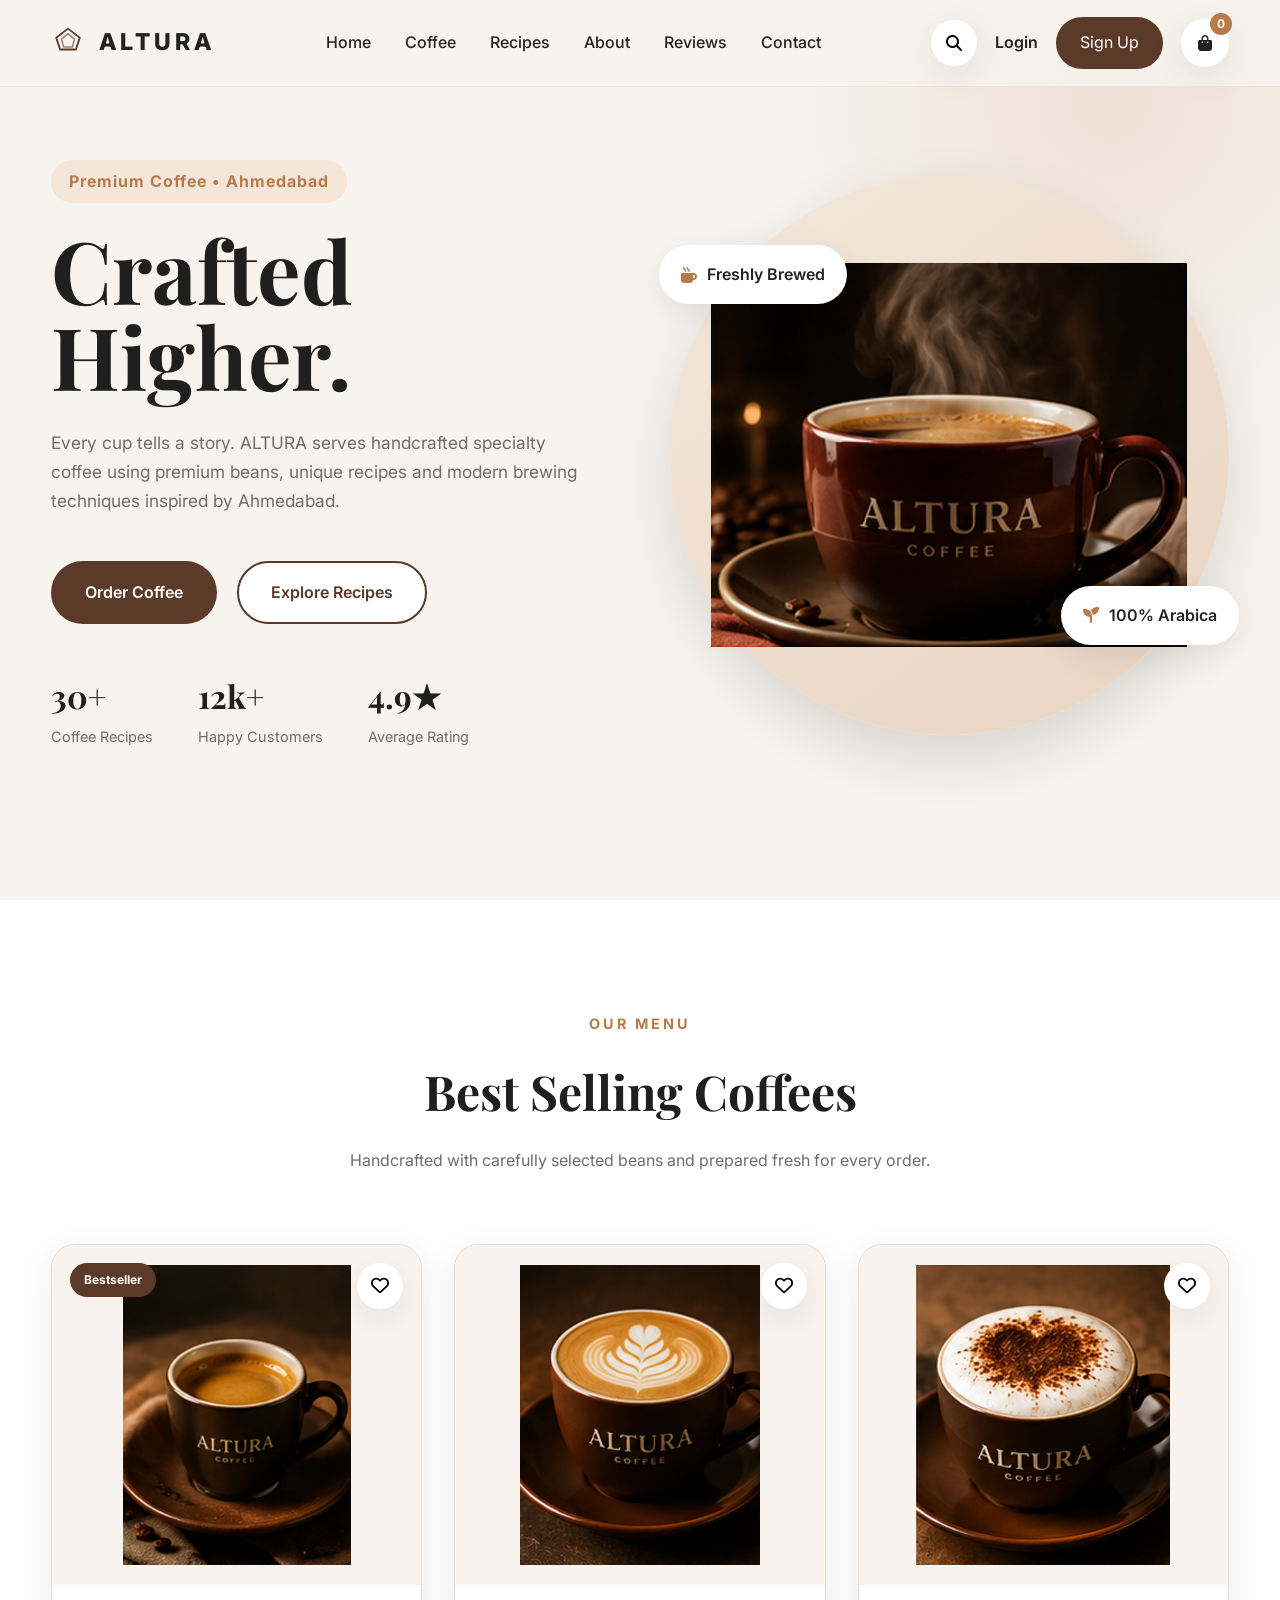
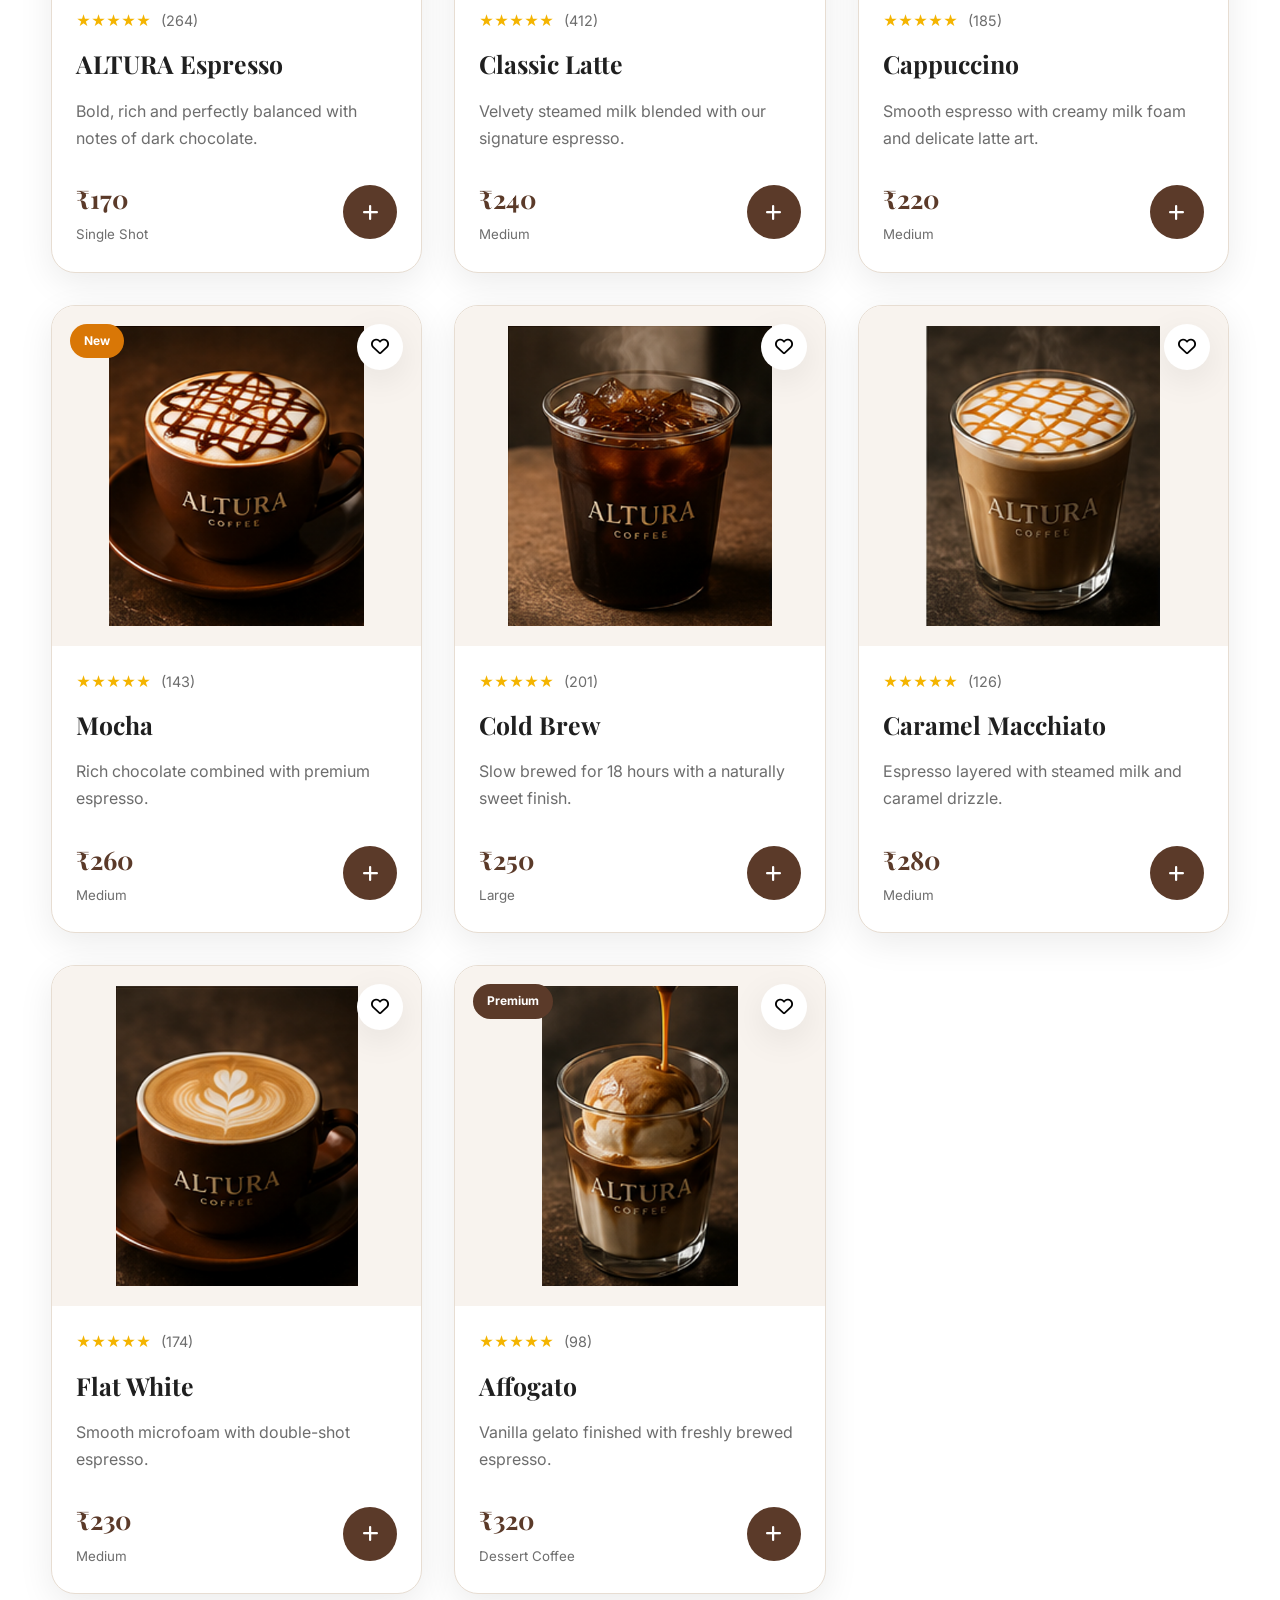
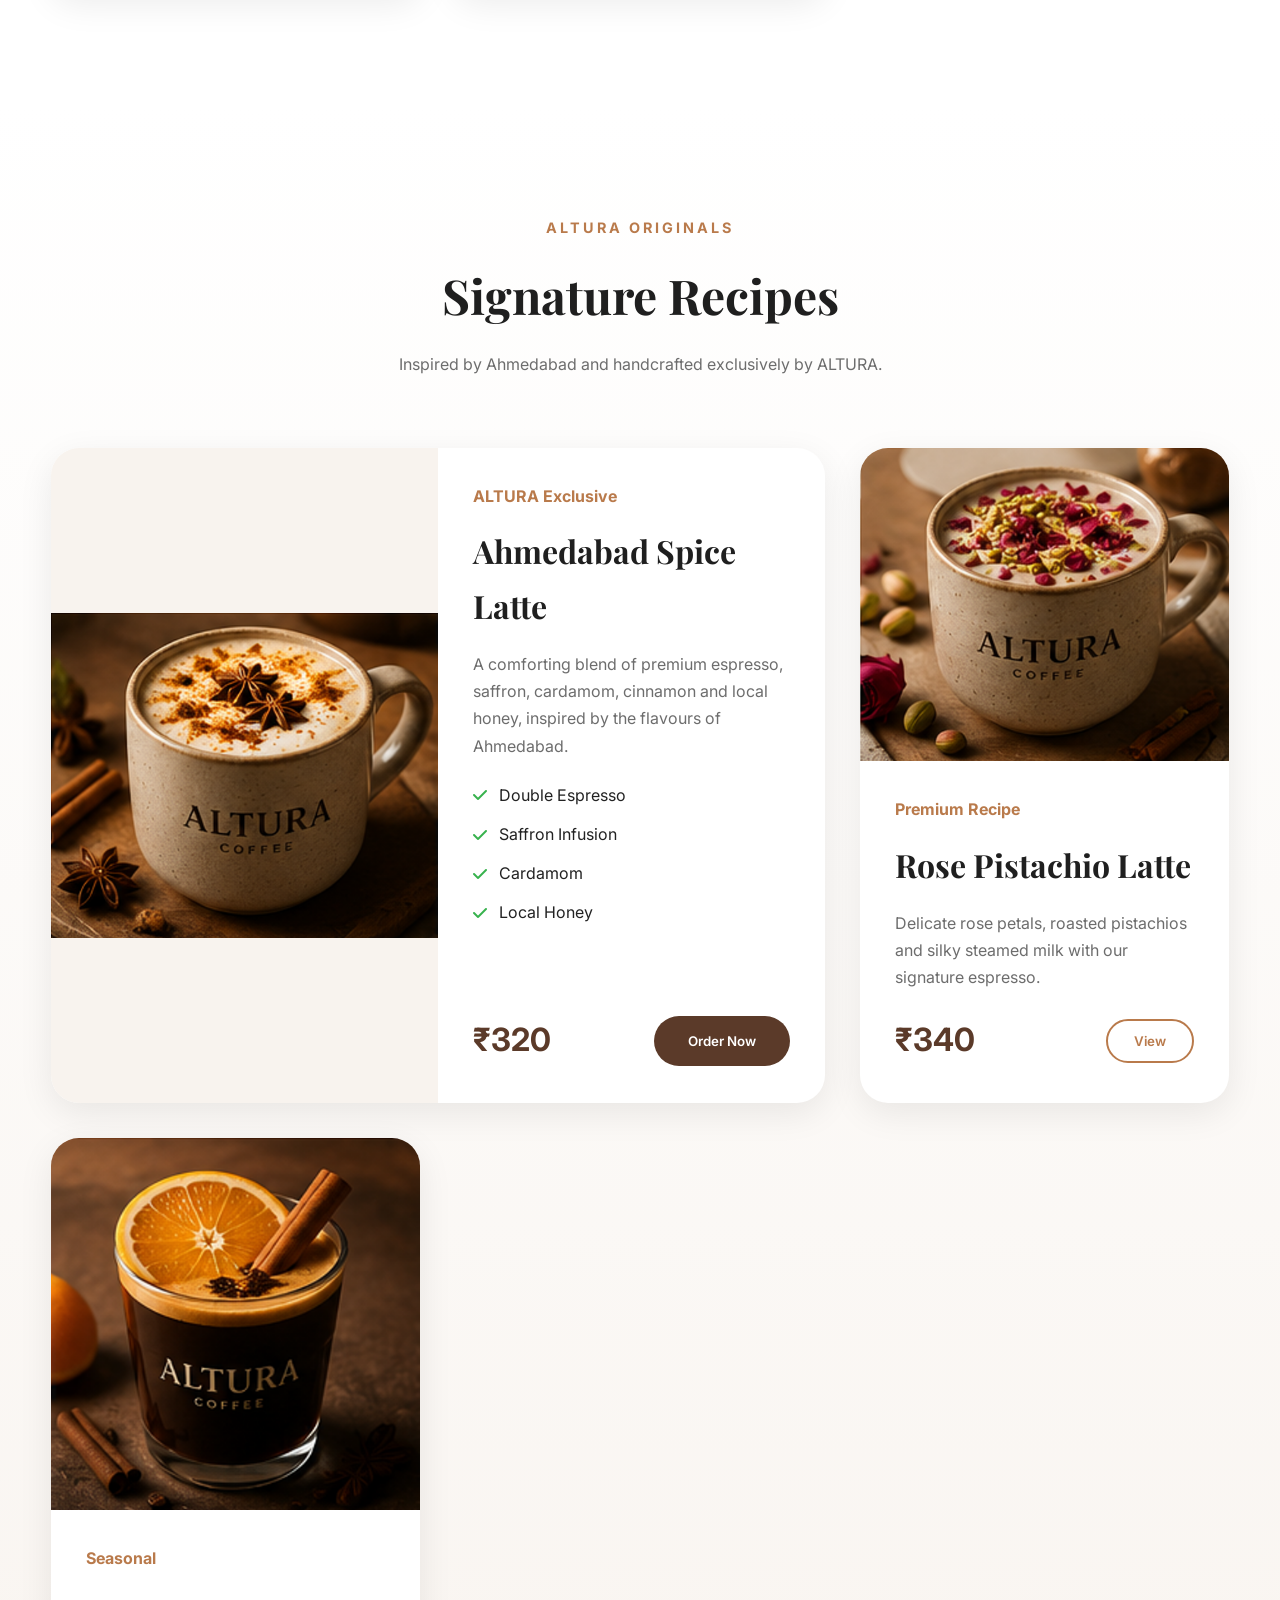
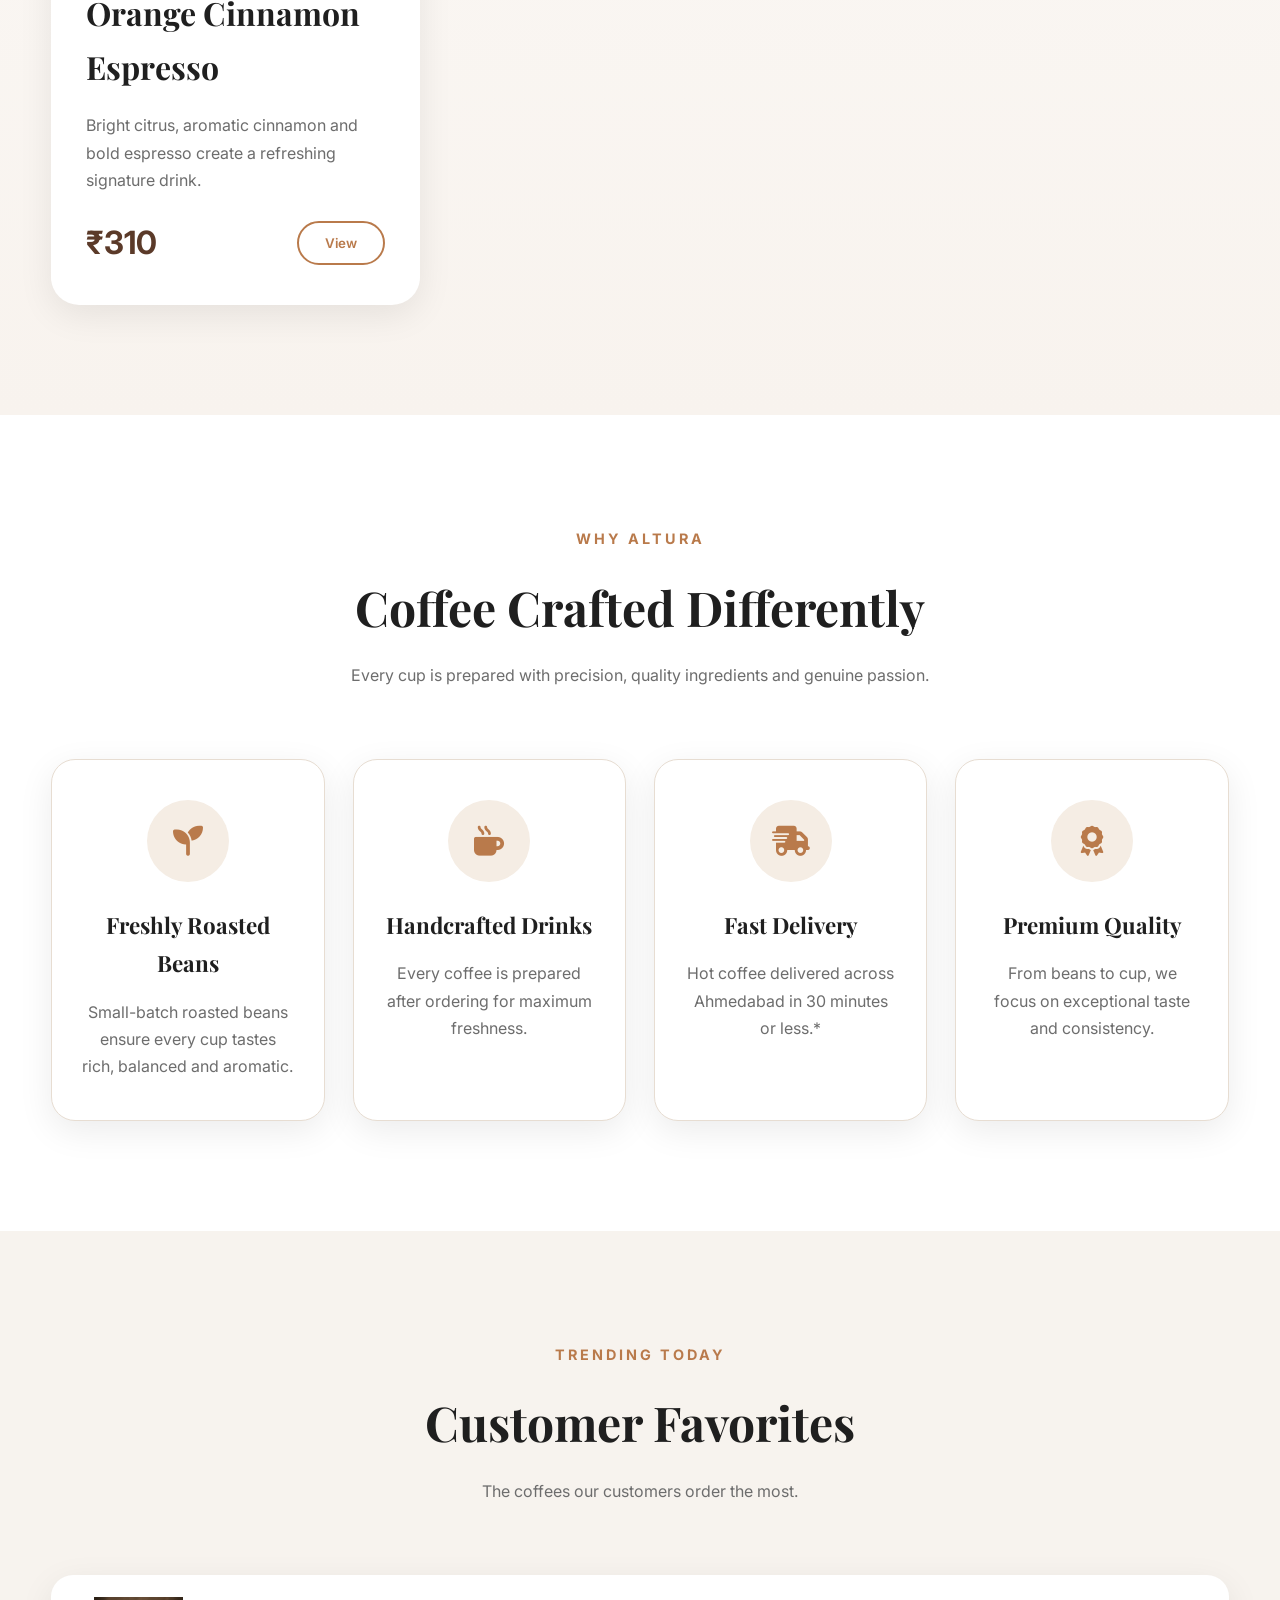
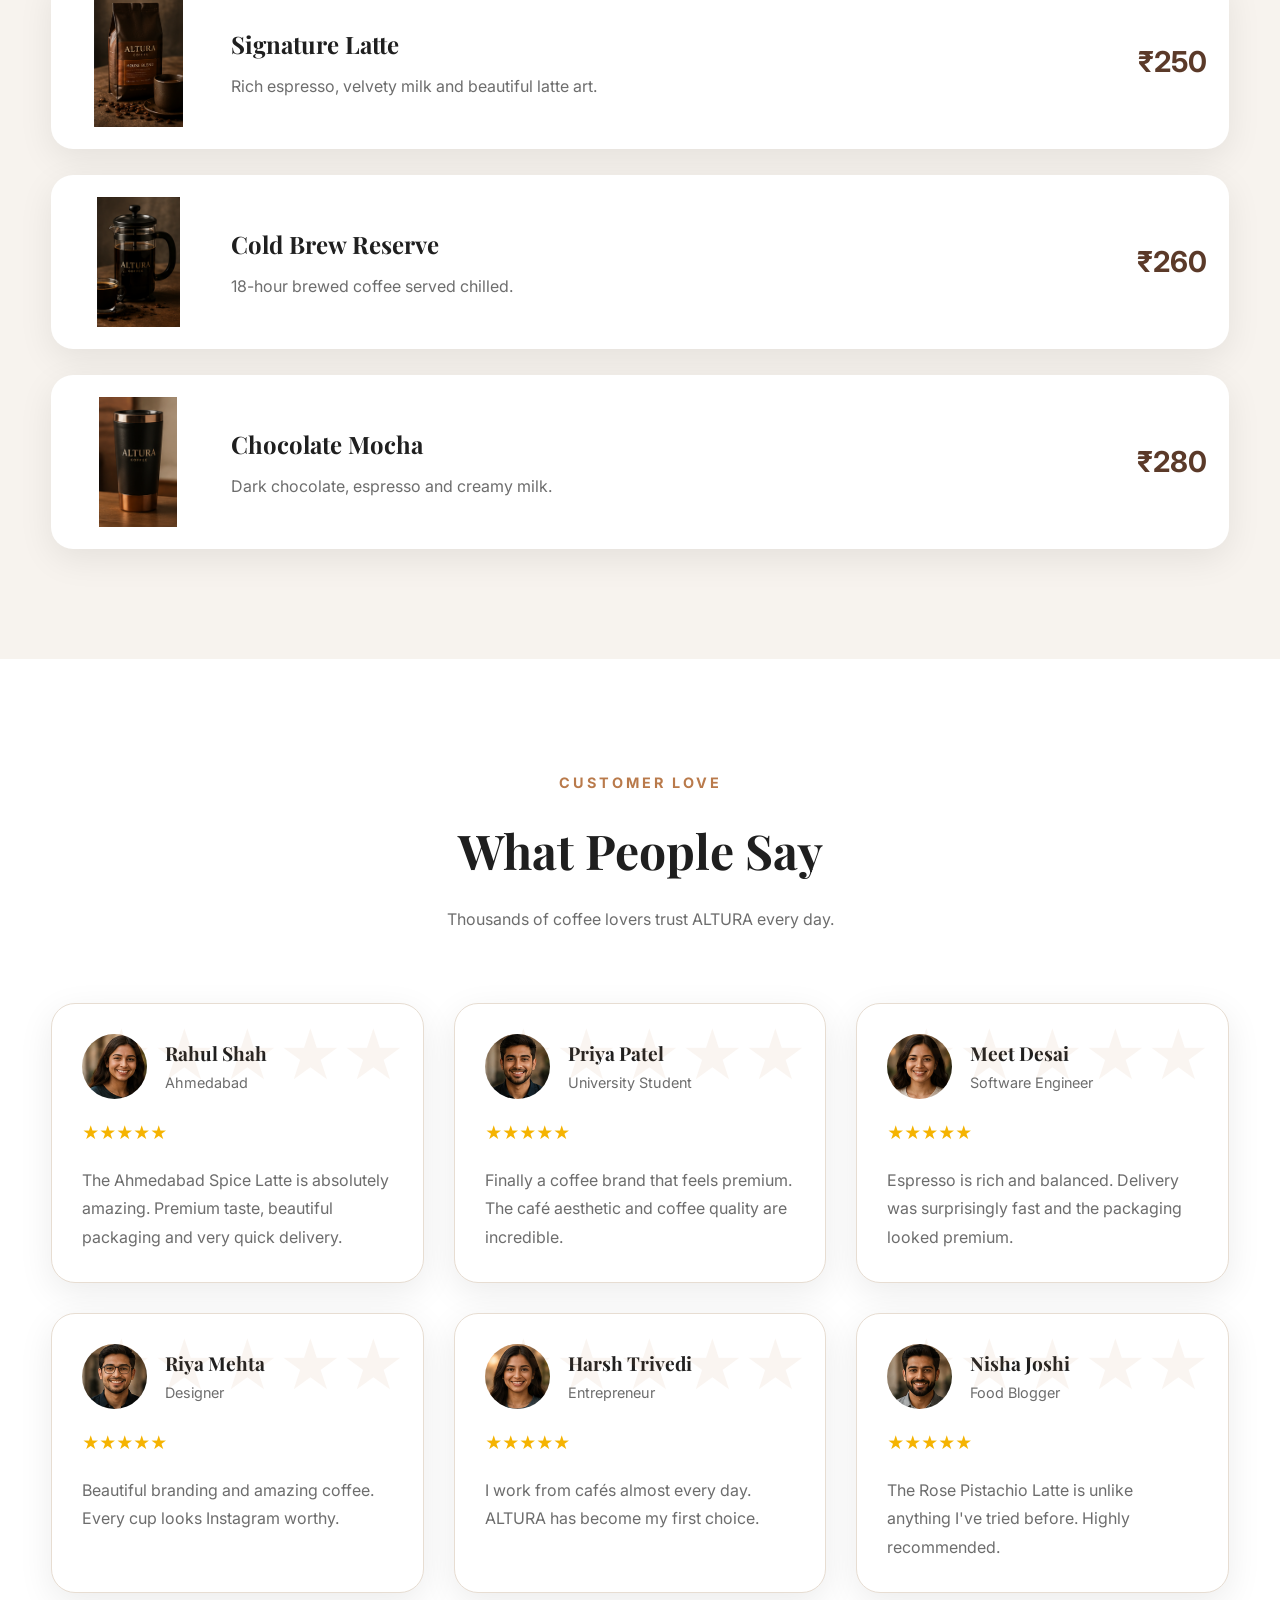
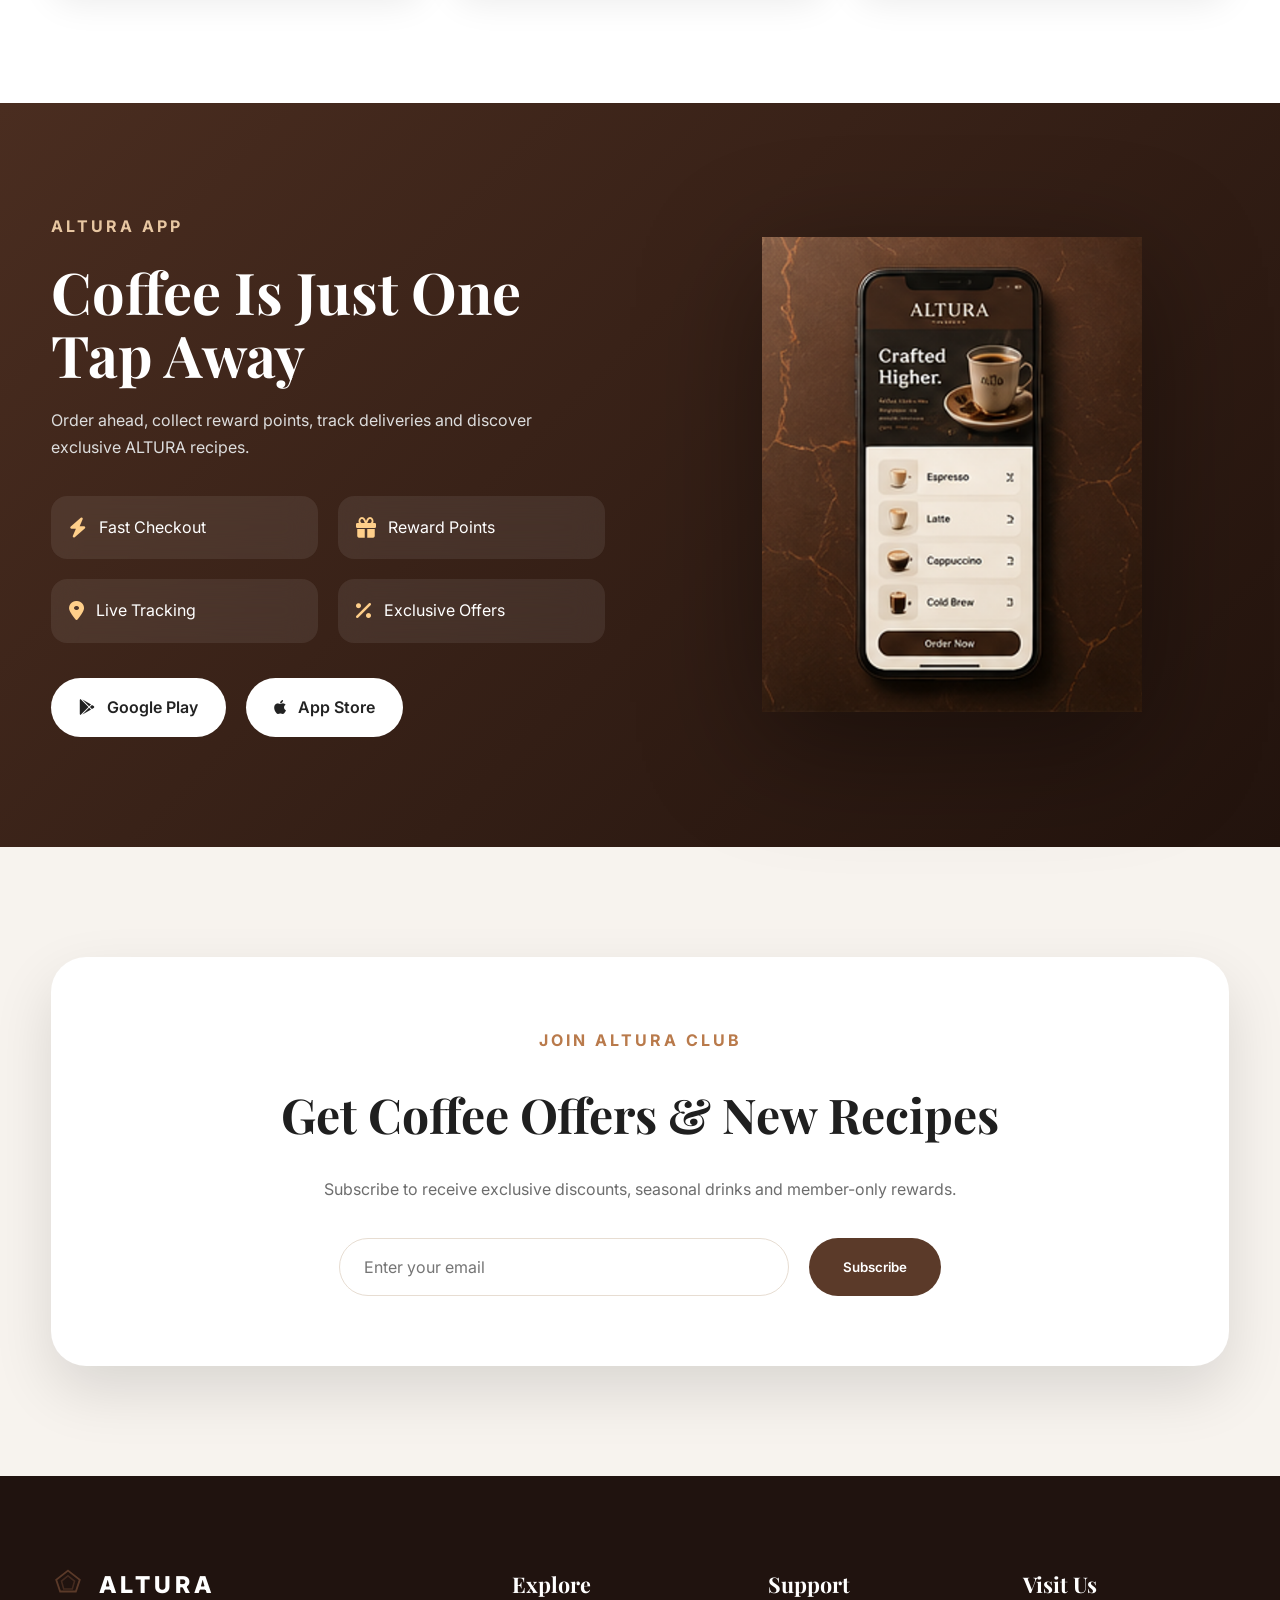
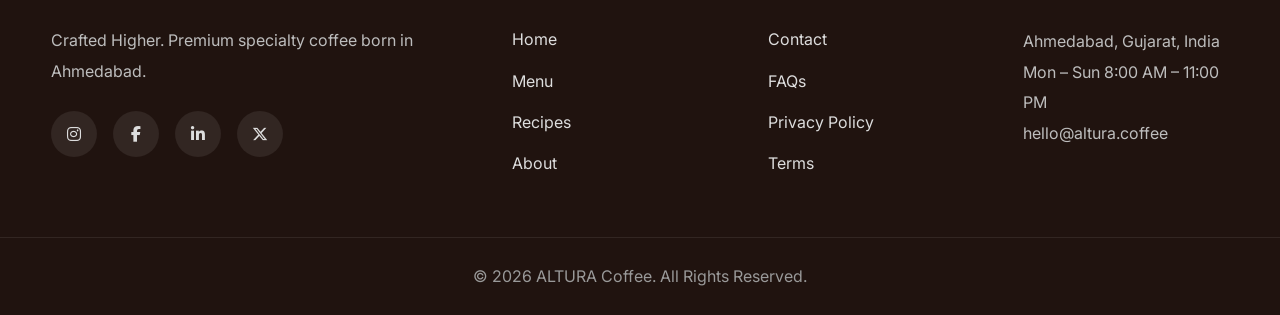
<file: index.html>
<!DOCTYPE html>
<html lang="en">

<head>
    <meta charset="UTF-8">
    <meta name="viewport" content="width=device-width, initial-scale=1.0">

    <title>ALTURA Coffee | Crafted Higher</title>

    <meta name="description"
        content="ALTURA Coffee - Premium specialty coffee crafted in Ahmedabad. Order Espresso, Latte, Cappuccino and our signature recipes.">

    <link rel="stylesheet" href="css/style.css">

    <link rel="preconnect" href="https://fonts.googleapis.com">
    <link rel="preconnect" href="https://fonts.gstatic.com" crossorigin>

    <link href="https://fonts.googleapis.com/css2?family=Inter:wght@300;400;500;600;700;800&family=Playfair+Display:wght@500;600;700;800&display=swap"
        rel="stylesheet">

    <link rel="stylesheet"
        href="https://cdnjs.cloudflare.com/ajax/libs/font-awesome/6.7.1/css/all.min.css">

</head>

<body>

    <!-- ================= NAVBAR ================= -->

    <header class="header">

        <nav class="navbar container">

            <a href="#" class="logo">

                <svg viewBox="0 0 26 26" fill="none">
                    <path d="M13 2 L22 9 L19 18 L7 18 L4 9 Z" stroke="currentColor" stroke-width="1.4"></path>
                    <path d="M13 6 L18 10 L16.3 16 L9.7 16 L8 10 Z" stroke="currentColor" stroke-width="1.2"
                        opacity="0.6"></path>
                </svg>

                <span>ALTURA</span>

            </a>

            <ul class="nav-links">

                <li><a href="#">Home</a></li>
                <li><a href="menu.html">Coffee</a></li>
                <li><a href="#recipes">Recipes</a></li>
                <li><a href="about.html">About</a></li>
                <li><a href="review.html">Reviews</a></li>
                <li><a href="contact.html">Contact</a></li>

            </ul>

            <div class="nav-right">

                <button class="icon-btn">
                    <i class="fa-solid fa-magnifying-glass"></i>
                </button>

                <a href="login.html" class="login-btn">
                    Login
                </a>

                <a href="signup.html" class="signup-btn">
                    Sign Up
                </a>

                <a href="cart.html" class="cart-btn">

                    <i class="fa-solid fa-bag-shopping"></i>

                    <span id="cart-count">0</span>

                </a>

            </div>

        </nav>

    </header>

    <!-- ================= HERO ================= -->

    <section class="hero">

        <div class="container hero-wrapper">

            <div class="hero-content">

                <span class="hero-tag">
                    Premium Coffee • Ahmedabad
                </span>

                <h1>

                    Crafted
                    <br>
                    Higher.

                </h1>

                <p>

                    Every cup tells a story.

                    ALTURA serves handcrafted specialty coffee using
                    premium beans, unique recipes and modern brewing
                    techniques inspired by Ahmedabad.

                </p>

                <div class="hero-buttons">

                    <a href="#coffee" class="primary-btn">

                        Order Coffee

                    </a>

                    <a href="#recipes" class="secondary-btn">

                        Explore Recipes

                    </a>

                </div>

                <div class="hero-stats">

                    <div>

                        <h2>30+</h2>

                        <span>Coffee Recipes</span>

                    </div>

                    <div>

                        <h2>12k+</h2>

                        <span>Happy Customers</span>

                    </div>

                    <div>

                        <h2>4.9★</h2>

                        <span>Average Rating</span>

                    </div>

                </div>

            </div>

            <div class="hero-image">

                <div class="coffee-circle">

                    <img src="/assets/images/hero-cup.png"
                        alt="ALTURA Coffee Cup">

                </div>

                <div class="floating-card card-one">

                    <i class="fa-solid fa-mug-hot"></i>

                    Freshly Brewed

                </div>

                <div class="floating-card card-two">

                    <i class="fa-solid fa-seedling"></i>

                    100% Arabica

                </div>

            </div>

        </div>

    </section>

    <!-- ================= FEATURED COFFEES ================= -->

    <section id="coffee" class="coffee-section">

        <div class="container">

            <div class="section-heading">

                <span>OUR MENU</span>

                <h2>

                    Best Selling Coffees

                </h2>

                <p>

                    Handcrafted with carefully selected beans and
                    prepared fresh for every order.

                </p>

            </div>

            <div class="coffee-grid">
                <!-- Coffee Card 1 -->

<article class="coffee-card">

    <div class="coffee-image">

        <img src="/assets/images/espresso.png" alt="ALTURA Espresso">

        <span class="badge">
            Bestseller
        </span>

        <button class="wishlist">

            <i class="fa-regular fa-heart"></i>

        </button>

    </div>

    <div class="coffee-content">

        <div class="coffee-rating">

            ★★★★★

            <span>(264)</span>

        </div>

        <h3>ALTURA Espresso</h3>

        <p>

            Bold, rich and perfectly balanced with
            notes of dark chocolate.

        </p>

        <div class="coffee-bottom">

            <div>

                <h4>₹170</h4>

                <small>Single Shot</small>

            </div>

            <button class="add-cart">

                <i class="fa-solid fa-plus"></i>

            </button>

        </div>

    </div>

</article>

<!-- Coffee Card 2 -->

<article class="coffee-card">

    <div class="coffee-image">

        <img src="/assets/images/latte.png" alt="ALTURA Latte">

        <button class="wishlist">

            <i class="fa-regular fa-heart"></i>

        </button>

    </div>

    <div class="coffee-content">

        <div class="coffee-rating">

            ★★★★★

            <span>(412)</span>

        </div>

        <h3>Classic Latte</h3>

        <p>

            Velvety steamed milk blended
            with our signature espresso.

        </p>

        <div class="coffee-bottom">

            <div>

                <h4>₹240</h4>

                <small>Medium</small>

            </div>

            <button class="add-cart">

                <i class="fa-solid fa-plus"></i>

            </button>

        </div>

    </div>

</article>

<!-- Coffee Card 3 -->

<article class="coffee-card">

    <div class="coffee-image">

        <img src="/assets/images/cappuccino.png" alt="Cappuccino">

        <button class="wishlist">

            <i class="fa-regular fa-heart"></i>

        </button>

    </div>

    <div class="coffee-content">

        <div class="coffee-rating">

            ★★★★★

            <span>(185)</span>

        </div>

        <h3>Cappuccino</h3>

        <p>

            Smooth espresso with creamy milk
            foam and delicate latte art.

        </p>

        <div class="coffee-bottom">

            <div>

                <h4>₹220</h4>

                <small>Medium</small>

            </div>

            <button class="add-cart">

                <i class="fa-solid fa-plus"></i>

            </button>

        </div>

    </div>

</article>

<!-- Coffee Card 4 -->

<article class="coffee-card">

    <div class="coffee-image">

        <img src="/assets/images/mocha.png" alt="Mocha">

        <span class="badge new">
            New
        </span>

        <button class="wishlist">

            <i class="fa-regular fa-heart"></i>

        </button>

    </div>

    <div class="coffee-content">

        <div class="coffee-rating">

            ★★★★★

            <span>(143)</span>

        </div>

        <h3>Mocha</h3>

        <p>

            Rich chocolate combined
            with premium espresso.

        </p>

        <div class="coffee-bottom">

            <div>

                <h4>₹260</h4>

                <small>Medium</small>

            </div>

            <button class="add-cart">

                <i class="fa-solid fa-plus"></i>

            </button>

        </div>

    </div>

</article>

<!-- Coffee Card 5 -->

<article class="coffee-card">

    <div class="coffee-image">

        <img src="/assets/images/coldbrew.png" alt="Cold Brew">

        <button class="wishlist">

            <i class="fa-regular fa-heart"></i>

        </button>

    </div>

    <div class="coffee-content">

        <div class="coffee-rating">

            ★★★★★

            <span>(201)</span>

        </div>

        <h3>Cold Brew</h3>

        <p>

            Slow brewed for 18 hours
            with a naturally sweet finish.

        </p>

        <div class="coffee-bottom">

            <div>

                <h4>₹250</h4>

                <small>Large</small>

            </div>

            <button class="add-cart">

                <i class="fa-solid fa-plus"></i>

            </button>

        </div>

    </div>

</article>

<!-- Coffee Card 6 -->

<article class="coffee-card">

    <div class="coffee-image">

        <img src="/assets/images/macchiato.png" alt="Macchiato">

        <button class="wishlist">

            <i class="fa-regular fa-heart"></i>

        </button>

    </div>

    <div class="coffee-content">

        <div class="coffee-rating">

            ★★★★★

            <span>(126)</span>

        </div>

        <h3>Caramel Macchiato</h3>

        <p>

            Espresso layered with
            steamed milk and caramel drizzle.

        </p>

        <div class="coffee-bottom">

            <div>

                <h4>₹280</h4>

                <small>Medium</small>

            </div>

            <button class="add-cart">

                <i class="fa-solid fa-plus"></i>

            </button>

        </div>

    </div>

</article>

<!-- Coffee Card 7 -->

<article class="coffee-card">

    <div class="coffee-image">

        <img src="/assets/images/flatwhite.png" alt="Flat White">

        <button class="wishlist">

            <i class="fa-regular fa-heart"></i>

        </button>

    </div>

    <div class="coffee-content">

        <div class="coffee-rating">

            ★★★★★

            <span>(174)</span>

        </div>

        <h3>Flat White</h3>

        <p>

            Smooth microfoam with
            double-shot espresso.

        </p>

        <div class="coffee-bottom">

            <div>

                <h4>₹230</h4>

                <small>Medium</small>

            </div>

            <button class="add-cart">

                <i class="fa-solid fa-plus"></i>

            </button>

        </div>

    </div>

</article>

<!-- Coffee Card 8 -->

<article class="coffee-card">

    <div class="coffee-image">

        <img src="/assets/images/affogato.png" alt="Affogato">

        <span class="badge">
            Premium
        </span>

        <button class="wishlist">

            <i class="fa-regular fa-heart"></i>

        </button>

    </div>

    <div class="coffee-content">

        <div class="coffee-rating">

            ★★★★★

            <span>(98)</span>

        </div>

        <h3>Affogato</h3>

        <p>

            Vanilla gelato finished
            with freshly brewed espresso.

        </p>

        <div class="coffee-bottom">

            <div>

                <h4>₹320</h4>

                <small>Dessert Coffee</small>

            </div>

            <button class="add-cart">

                <i class="fa-solid fa-plus"></i>

            </button>

        </div>

    </div>

</article>

</div>

</div>

</section>

<!-- ================= SIGNATURE RECIPES ================= -->

<section class="signature-section" id="recipes">

    <div class="container">

        <div class="section-heading">

            <span>ALTURA ORIGINALS</span>

            <h2>

                Signature Recipes

            </h2>

            <p>

                Inspired by Ahmedabad and handcrafted exclusively by ALTURA.

            </p>

        </div>

        <div class="signature-grid">
            <!-- Recipe Card 1 -->

<article class="signature-card featured">

    <div class="recipe-image">

        <img src="/assets/images/ahmedabad-spice-latte.png"
             alt="Ahmedabad Spice Latte">

    </div>

    <div class="recipe-content">

        <span class="recipe-tag">
            ALTURA Exclusive
        </span>

        <h3>Ahmedabad Spice Latte</h3>

        <p>

            A comforting blend of premium espresso,
            saffron, cardamom, cinnamon and local honey,
            inspired by the flavours of Ahmedabad.

        </p>

        <ul class="ingredients">

            <li><i class="fa-solid fa-check"></i> Double Espresso</li>
            <li><i class="fa-solid fa-check"></i> Saffron Infusion</li>
            <li><i class="fa-solid fa-check"></i> Cardamom</li>
            <li><i class="fa-solid fa-check"></i> Local Honey</li>

        </ul>

        <div class="recipe-footer">

            <div>

                <span class="price">₹320</span>

            </div>

            <button class="primary-btn">

                Order Now

            </button>

        </div>

    </div>

</article>

<!-- Recipe Card 2 -->

<article class="signature-card">

    <div class="recipe-image">

        <img src="/assets/images/rose-pistachio-latte.png"
             alt="Rose Pistachio Latte">

    </div>

    <div class="recipe-content">

        <span class="recipe-tag">
            Premium Recipe
        </span>

        <h3>Rose Pistachio Latte</h3>

        <p>

            Delicate rose petals,
            roasted pistachios and silky steamed milk
            with our signature espresso.

        </p>

        <div class="recipe-footer">

            <span class="price">
                ₹340
            </span>

            <button class="outline-btn">

                View

            </button>

        </div>

    </div>

</article>

<!-- Recipe Card 3 -->

<article class="signature-card">

    <div class="recipe-image">

        <img src="/assets/images/orange-cinnamon-espresso.png"
             alt="Orange Cinnamon Espresso">

    </div>

    <div class="recipe-content">

        <span class="recipe-tag">
            Seasonal
        </span>

        <h3>Orange Cinnamon Espresso</h3>

        <p>

            Bright citrus,
            aromatic cinnamon
            and bold espresso create
            a refreshing signature drink.

        </p>

        <div class="recipe-footer">

            <span class="price">

                ₹310

            </span>

            <button class="outline-btn">

                View

            </button>

        </div>

    </div>

</article>

</div>

</div>

</section>

<!-- ================= WHY ALTURA ================= -->

<section class="why-altura">

<div class="container">

<div class="section-heading">

<span>

WHY ALTURA

</span>

<h2>

Coffee Crafted Differently

</h2>

<p>

Every cup is prepared with precision,
quality ingredients and genuine passion.

</p>

</div>

<div class="feature-grid">

<article class="feature-card">

<div class="feature-icon">

<i class="fa-solid fa-seedling"></i>

</div>

<h3>

Freshly Roasted Beans

</h3>

<p>

Small-batch roasted beans
ensure every cup tastes rich,
balanced and aromatic.

</p>

</article>

<article class="feature-card">

<div class="feature-icon">

<i class="fa-solid fa-mug-hot"></i>

</div>

<h3>

Handcrafted Drinks

</h3>

<p>

Every coffee is prepared
after ordering for
maximum freshness.

</p>

</article>

<article class="feature-card">

<div class="feature-icon">

<i class="fa-solid fa-truck-fast"></i>

</div>

<h3>

Fast Delivery

</h3>

<p>

Hot coffee delivered across
Ahmedabad in
30 minutes or less.*

</p>

</article>

<article class="feature-card">

<div class="feature-icon">

<i class="fa-solid fa-award"></i>

</div>

<h3>

Premium Quality

</h3>

<p>

From beans to cup,
we focus on exceptional
taste and consistency.

</p>

</article>

</div>

</div>

</section>

<!-- ================= POPULAR TODAY ================= -->

<section class="popular-section">

<div class="container">

<div class="section-heading">

<span>

TRENDING TODAY

</span>

<h2>

Customer Favorites

</h2>

<p>

The coffees our customers
order the most.

</p>

</div>

<div class="popular-grid">

<article class="popular-card">

<img src="/assets/images/popular1.png"
alt="Coffee">

<div>

<h3>

Signature Latte

</h3>

<p>

Rich espresso,
velvety milk and
beautiful latte art.

</p>

</div>

<span>

₹250

</span>

</article>

<article class="popular-card">

<img src="/assets/images/popular2.png"
alt="Coffee">

<div>

<h3>

Cold Brew Reserve

</h3>

<p>

18-hour brewed coffee
served chilled.

</p>

</div>

<span>

₹260

</span>

</article>

<article class="popular-card">

<img src="/assets/images/popular3.png"
alt="Coffee">

<div>

<h3>

Chocolate Mocha

</h3>

<p>

Dark chocolate,
espresso and creamy milk.

</p>

</div>

<span>

₹280

</span>

</article>

</div>

</div>

</section>

<!-- ================= REVIEWS ================= -->

<section class="reviews-section" id="reviews">

<div class="container">

<div class="section-heading">

<span>

CUSTOMER LOVE

</span>

<h2>

What People Say

</h2>

<p>

Thousands of coffee lovers
trust ALTURA every day.

</p>

</div>

<div class="review-grid">
    <!-- Review 1 -->

<article class="review-card">

    <div class="review-top">

        <img src="/assets/images/user1.png" alt="Customer">

        <div>

            <h4>Rahul Shah</h4>
            <span>Ahmedabad</span>

        </div>

    </div>

    <div class="stars">
        ★★★★★
    </div>

    <p>

        The Ahmedabad Spice Latte is absolutely
        amazing. Premium taste, beautiful packaging
        and very quick delivery.

    </p>

</article>

<!-- Review 2 -->

<article class="review-card">

    <div class="review-top">

        <img src="/assets/images/user2.png" alt="Customer">

        <div>

            <h4>Priya Patel</h4>
            <span>University Student</span>

        </div>

    </div>

    <div class="stars">
        ★★★★★
    </div>

    <p>

        Finally a coffee brand that feels premium.
        The café aesthetic and coffee quality are
        incredible.

    </p>

</article>

<!-- Review 3 -->

<article class="review-card">

    <div class="review-top">

        <img src="/assets/images/user3.png" alt="Customer">

        <div>

            <h4>Meet Desai</h4>
            <span>Software Engineer</span>

        </div>

    </div>

    <div class="stars">
        ★★★★★
    </div>

    <p>

        Espresso is rich and balanced.
        Delivery was surprisingly fast
        and the packaging looked premium.

    </p>

</article>

<!-- Review 4 -->

<article class="review-card">

    <div class="review-top">

        <img src="/assets/images/user4.png" alt="Customer">

        <div>

            <h4>Riya Mehta</h4>
            <span>Designer</span>

        </div>

    </div>

    <div class="stars">
        ★★★★★
    </div>

    <p>

        Beautiful branding and amazing coffee.
        Every cup looks Instagram worthy.

    </p>

</article>

<!-- Review 5 -->

<article class="review-card">

    <div class="review-top">

        <img src="assets/images/user5.png" alt="Customer">

        <div>

            <h4>Harsh Trivedi</h4>
            <span>Entrepreneur</span>

        </div>

    </div>

    <div class="stars">
        ★★★★★
    </div>

    <p>

        I work from cafés almost every day.
        ALTURA has become my first choice.

    </p>

</article>

<!-- Review 6 -->

<article class="review-card">

    <div class="review-top">

        <img src="/assets/images/user6.png" alt="Customer">

        <div>

            <h4>Nisha Joshi</h4>
            <span>Food Blogger</span>

        </div>

    </div>

    <div class="stars">
        ★★★★★
    </div>

    <p>

        The Rose Pistachio Latte is unlike
        anything I've tried before.
        Highly recommended.

    </p>

</article>

</div>

</div>

</section>

<!-- ================= MOBILE APP ================= -->

<section class="app-section">

<div class="container app-wrapper">

<div class="app-content">

<span>

ALTURA APP

</span>

<h2>

Coffee Is Just
One Tap Away

</h2>

<p>

Order ahead, collect reward points,
track deliveries and discover exclusive
ALTURA recipes.

</p>

<div class="app-features">

<div>

<i class="fa-solid fa-bolt"></i>

Fast Checkout

</div>

<div>

<i class="fa-solid fa-gift"></i>

Reward Points

</div>

<div>

<i class="fa-solid fa-location-dot"></i>

Live Tracking

</div>

<div>

<i class="fa-solid fa-percent"></i>

Exclusive Offers

</div>

</div>

<div class="store-buttons">

<a href="#">

<i class="fa-brands fa-google-play"></i>

Google Play

</a>

<a href="#">

<i class="fa-brands fa-apple"></i>

App Store

</a>

</div>

</div>

<div class="app-image">

<img src="/assets/images/mobile-app.png"
alt="ALTURA Mobile App">

</div>

</div>

</section>

<!-- ================= NEWSLETTER ================= -->

<section class="newsletter">

<div class="container">

<div class="newsletter-box">

<span>

JOIN ALTURA CLUB

</span>

<h2>

Get Coffee Offers &
New Recipes

</h2>

<p>

Subscribe to receive exclusive discounts,
seasonal drinks and member-only rewards.

</p>

<form>

<input
type="email"
placeholder="Enter your email">

<button type="submit">

Subscribe

</button>

</form>

</div>

</div>

</section>

<!-- ================= FOOTER ================= -->

<footer id="contact">

<div class="container footer-grid">

<div>

<a href="#" class="logo footer-logo">

<svg viewBox="0 0 26 26" fill="none">
<path d="M13 2 L22 9 L19 18 L7 18 L4 9 Z"
stroke="currentColor"
stroke-width="1.4"/>
<path d="M13 6 L18 10 L16.3 16 L9.7 16 L8 10 Z"
stroke="currentColor"
stroke-width="1.2"
opacity=".6"/>
</svg>

<span>ALTURA</span>

</a>

<p>

Crafted Higher.

Premium specialty coffee
born in Ahmedabad.

</p>

<div class="social-links">

<a href="#"><i class="fa-brands fa-instagram"></i></a>
<a href="#"><i class="fa-brands fa-facebook-f"></i></a>
<a href="#"><i class="fa-brands fa-linkedin-in"></i></a>
<a href="#"><i class="fa-brands fa-x-twitter"></i></a>

</div>

</div>

<div>

<h3>

Explore

</h3>

<ul>

<li><a href="#">Home</a></li>
<li><a href="#">Menu</a></li>
<li><a href="#">Recipes</a></li>
<li><a href="#">About</a></li>

</ul>

</div>

<div>

<h3>

Support

</h3>

<ul>

<li><a href="#">Contact</a></li>
<li><a href="#">FAQs</a></li>
<li><a href="#">Privacy Policy</a></li>
<li><a href="#">Terms</a></li>

</ul>

</div>

<div>

<h3>

Visit Us

</h3>

<p>

Ahmedabad,
Gujarat,
India

</p>

<p>

Mon – Sun

8:00 AM – 11:00 PM

</p>

<p>

hello@altura.coffee

</p>

</div>

</div>

<div class="copyright">

<p>

© 2026 ALTURA Coffee.
All Rights Reserved.

</p>

</div>

</footer>

<script src="js/script.js"></script>

</body>

</html>
</file>
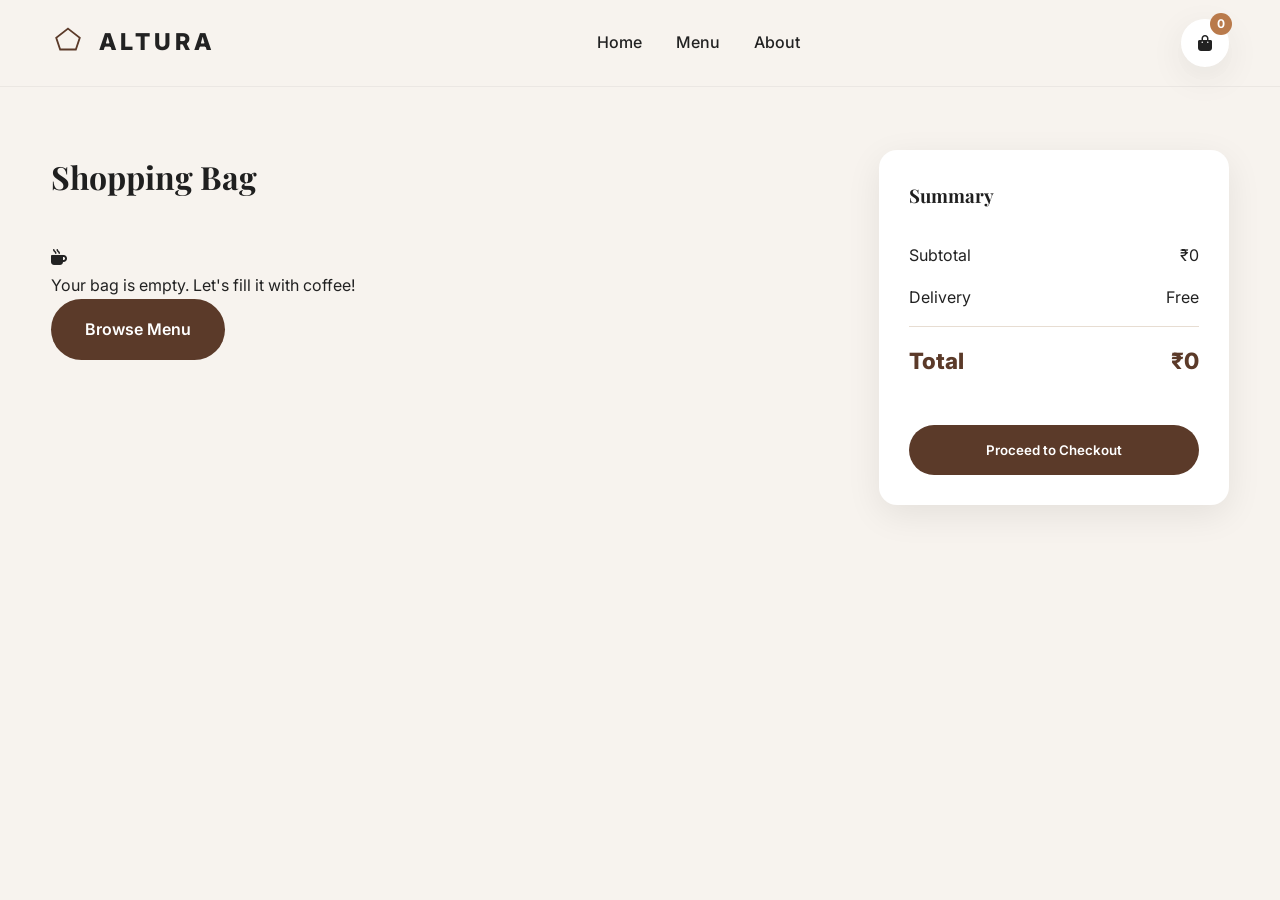
<file: cart.html>
<!DOCTYPE html>
<html lang="en">
<head>
    <meta charset="UTF-8">
    <meta name="viewport" content="width=device-width, initial-scale=1.0">
    <title>Your Bag | ALTURA Coffee</title>
    <link rel="stylesheet" href="css/style.css">
    <link rel="stylesheet" href="https://cdnjs.cloudflare.com/ajax/libs/font-awesome/6.7.1/css/all.min.css">
</head>
<body>
    <header class="header">
        <nav class="navbar container">
            <a href="index.html" class="logo">
                <svg viewBox="0 0 26 26" fill="none"><path d="M13 2 L22 9 L19 18 L7 18 L4 9 Z" stroke="currentColor" stroke-width="1.4"></path></svg>
                <span>ALTURA</span>
            </a>
            <ul class="nav-links">
                <li><a href="index.html">Home</a></li>
                <li><a href="menu.html">Menu</a></li>
                <li><a href="about.html">About</a></li>
            </ul>
            <div class="nav-right">
                <a href="cart.html" class="cart-btn"><i class="fa-solid fa-bag-shopping"></i><span id="cart-count">0</span></a>
            </div>
        </nav>
    </header>

    <main class="container">
        <div class="cart-page-wrapper">
            <div class="cart-items-section">
                <h1 class="mb-4">Shopping Bag</h1>
                <div id="cart-items-container">
                    <!-- Dynamic Cart Items -->
                </div>
            </div>
            <div class="cart-summary-section">
                <div class="cart-summary-card">
                    <h3>Summary</h3>
                    <div class="summary-line mt-3"><span>Subtotal</span><span id="cart-total-amount">₹0</span></div>
                    <div class="summary-line"><span>Delivery</span><span>Free</span></div>
                    <div class="summary-line summary-total"><span>Total</span><span id="cart-total-final">₹0</span></div>
                    <button id="checkout-proceed-btn" class="primary-btn mt-3" style="width: 100%;">
                        Proceed to Checkout
                    </button>
                </div>
            </div>
        </div>
    </main>

    <script src="js/script.js"></script>
</body>
</html>
</file>
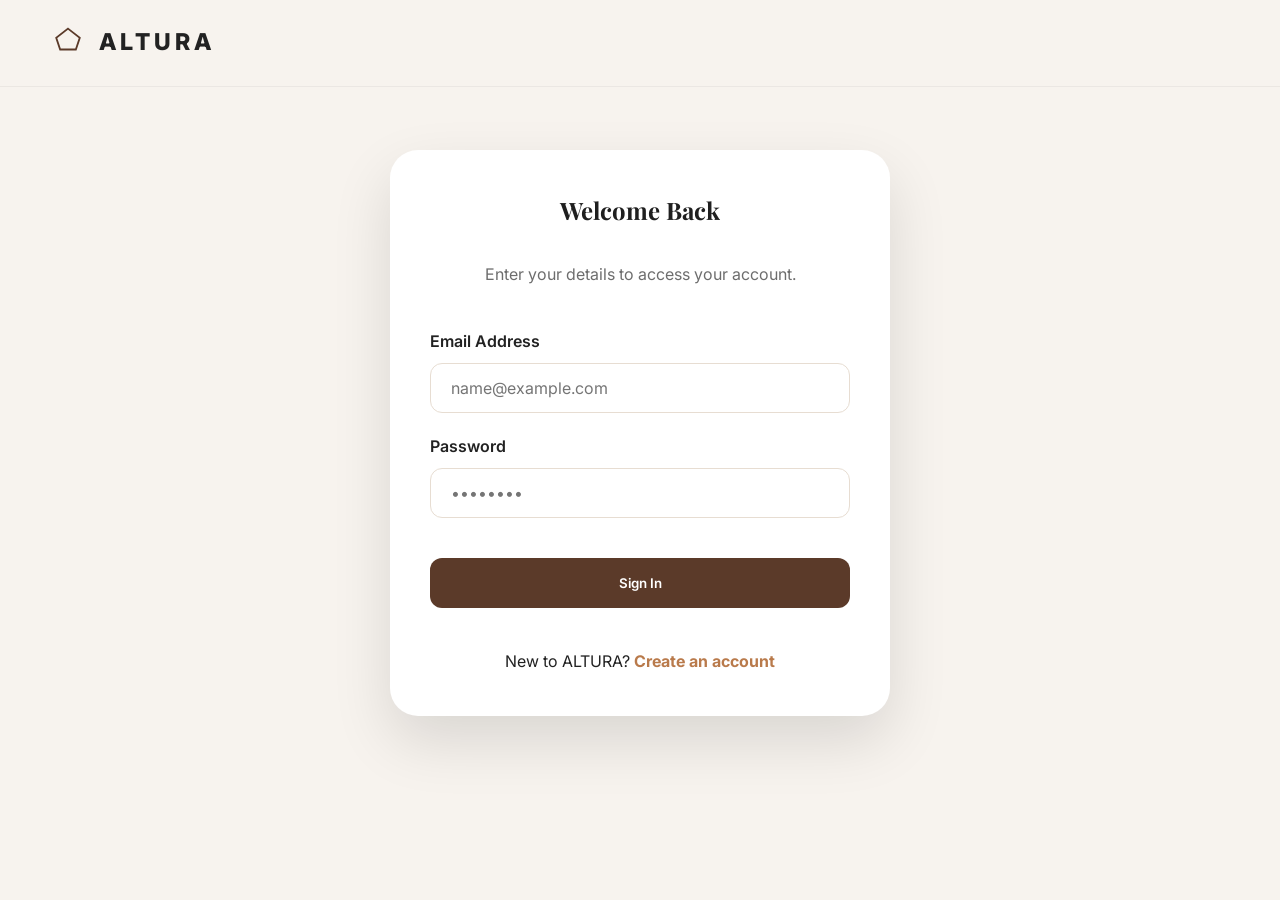
<file: checkout.html>
<!DOCTYPE html>
<html lang="en">
<head>
    <meta charset="UTF-8">
    <meta name="viewport" content="width=device-width, initial-scale=1.0">
    <title>Checkout | ALTURA</title>
    <link rel="stylesheet" href="css/style.css">
    <script>
        if (localStorage.getItem('altura_logged_in') !== 'true') {
            window.location.href = 'login.html';
        }
    </script>
</head>
<body>
    <div class="auth-container" style="max-width: 800px;">
        <h2>Complete Your Order</h2>
        <form id="checkout-form" onsubmit="handleOrder(event)">
            <div style="display: grid; grid-template-columns: 1fr 1fr; gap: 20px;">
                <div class="form-group"><label>First Name</label><input type="text" required></div>
                <div class="form-group"><label>Last Name</label><input type="text" required></div>
            </div>
            <div class="form-group"><label>Email Address</label><input type="email" required></div>
            <div class="form-group"><label>Delivery Address</label><textarea rows="3" required></textarea></div>
            <div class="form-group"><label>Payment Method</label>
                <select style="width:100%; padding: 15px; border-radius: 12px; border:1px solid #ddd;">
                    <option>Cash on Delivery</option>
                    <option>UPI / Online</option>
                </select>
            </div>
            <button type="submit" class="primary-btn mt-4" style="width:100%">Place Order</button>
        </form>
    </div>
    <script>
        function handleOrder(e) {
            e.preventDefault();
            localStorage.removeItem('altura_cart');
            alert('Order Placed Successfully! Your coffee is being prepared.');
            window.location.href = 'index.html';
        }
    </script>
</body>
</html>
</file>
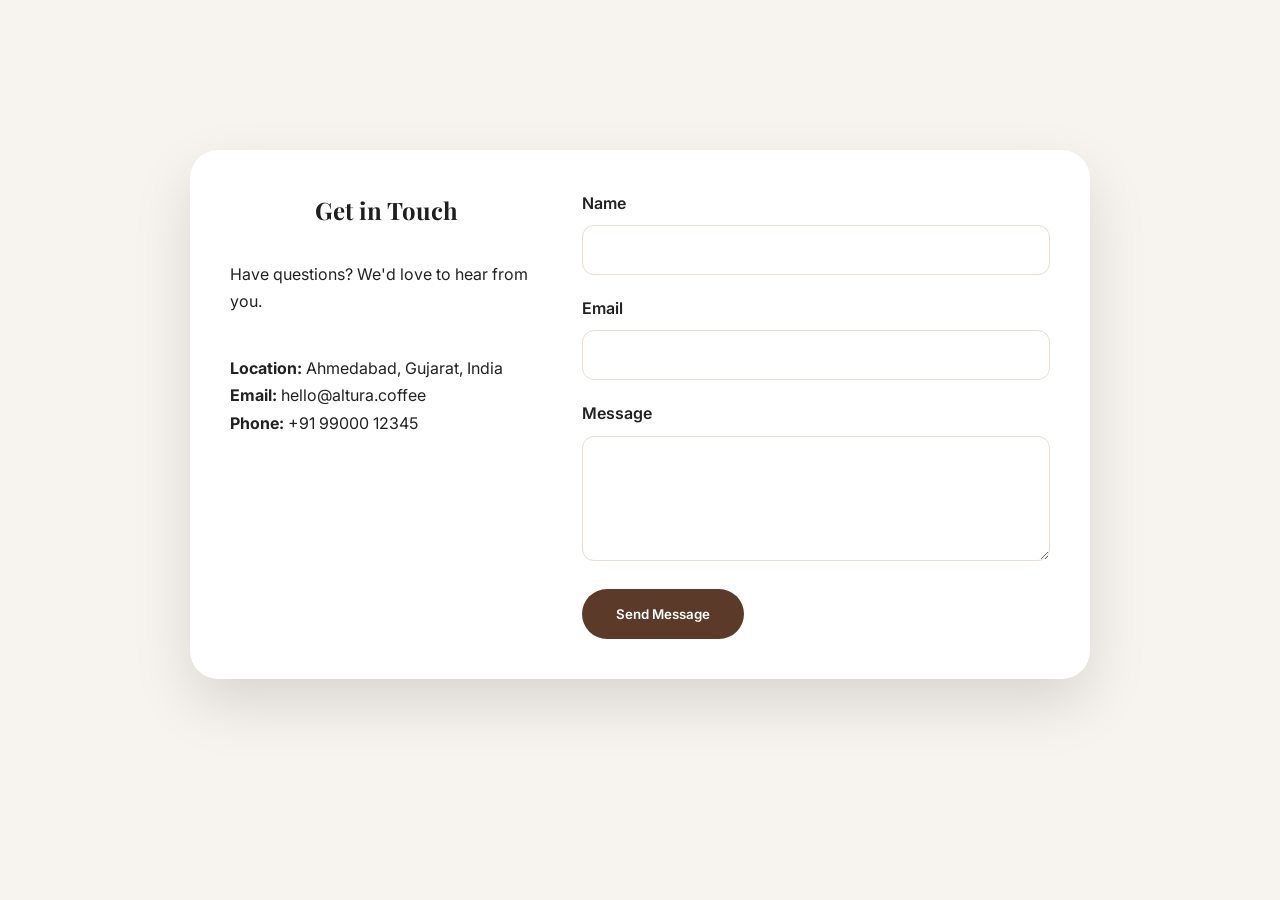
<file: contact.html>
<!DOCTYPE html>
<html lang="en">
<head>
    <meta charset="UTF-8">
    <meta name="viewport" content="width=device-width, initial-scale=1.0">
    <title>Contact Us | ALTURA</title>
    <link rel="stylesheet" href="css/style.css">
</head>
<body>
    <div class="auth-container" style="max-width: 900px; display: grid; grid-template-columns: 1fr 1.5fr; gap: 40px;">
        <div class="contact-info">
            <h2>Get in Touch</h2>
            <p class="mb-4">Have questions? We'd love to hear from you.</p>
            <p><strong>Location:</strong> Ahmedabad, Gujarat, India</p>
            <p><strong>Email:</strong> hello@altura.coffee</p>
            <p><strong>Phone:</strong> +91 99000 12345</p>
        </div>
        <form>
            <div class="form-group"><label>Name</label><input type="text" required></div>
            <div class="form-group"><label>Email</label><input type="email" required></div>
            <div class="form-group"><label>Message</label><textarea rows="5" required></textarea></div>
            <button type="submit" class="primary-btn">Send Message</button>
        </form>
    </div>
</body>
</html>
</file>
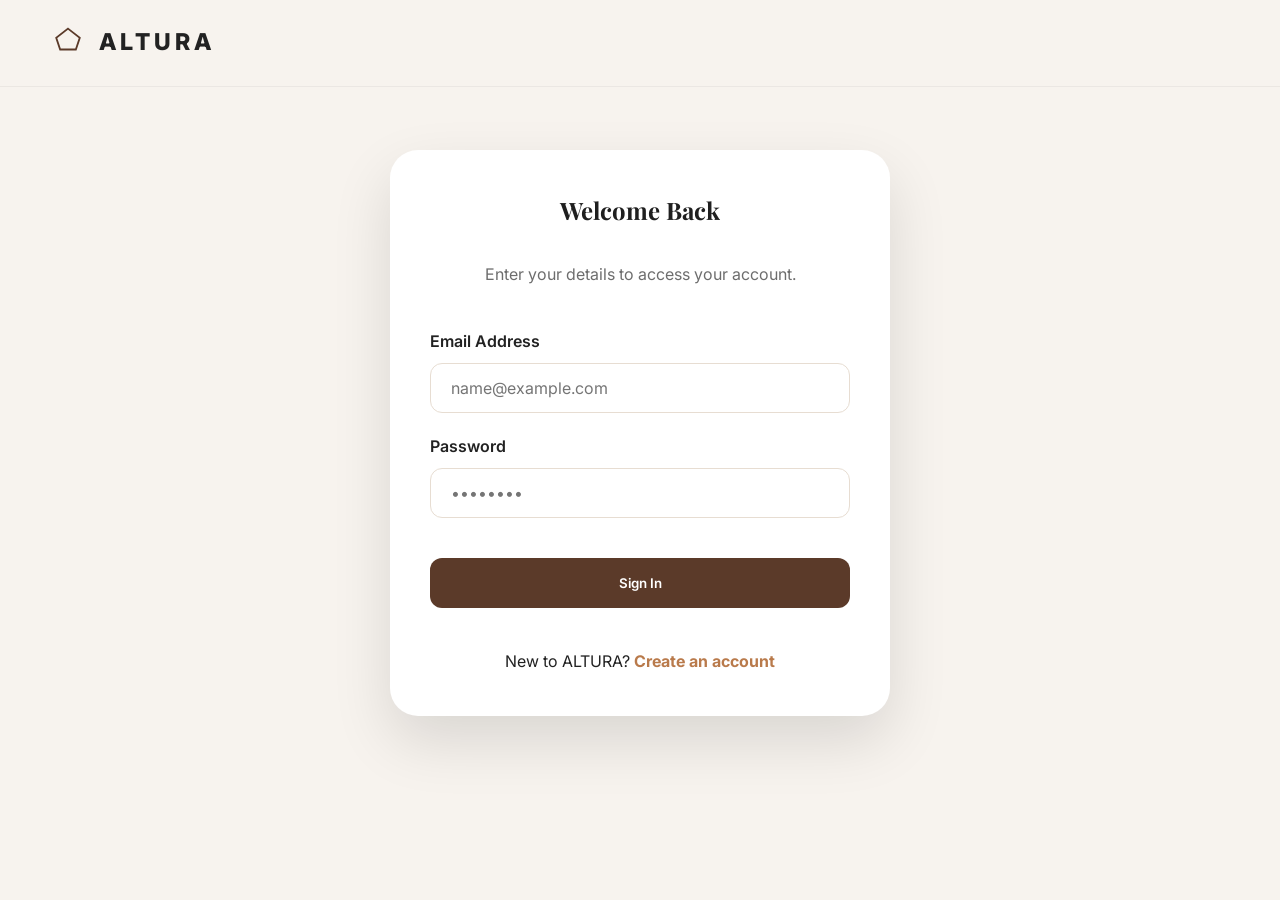
<file: login.html>
<!DOCTYPE html>
<html lang="en">
<head>
    <meta charset="UTF-8">
    <meta name="viewport" content="width=device-width, initial-scale=1.0">
    <title>Login | ALTURA Coffee</title>
    <link rel="stylesheet" href="css/style.css">
    <link rel="stylesheet" href="https://cdnjs.cloudflare.com/ajax/libs/font-awesome/6.7.1/css/all.min.css">
</head>
<body style="background: var(--cream);">

    <!-- Simple Header -->
    <header class="header">
        <nav class="navbar container">
            <a href="index.html" class="logo">
                <svg viewBox="0 0 26 26" fill="none"><path d="M13 2 L22 9 L19 18 L7 18 L4 9 Z" stroke="currentColor" stroke-width="1.4"></path></svg>
                <span>ALTURA</span>
            </a>
        </nav>
    </header>

    <main class="container">
        <div class="auth-container">
            <div class="text-center mb-4">
                <h2>Welcome Back</h2>
                <p style="color: var(--text-light);">Enter your details to access your account.</p>
            </div>

            <div id="auth-error" style="color: var(--danger); text-align: center; margin-bottom: 15px; font-weight: 600;"></div>
            
            <form id="loginForm">
                <div class="form-group">
                    <label for="email">Email Address</label>
                    <input type="email" id="email" required placeholder="name@example.com">
                </div>
                <div class="form-group">
                    <label for="password">Password</label>
                    <input type="password" id="password" required placeholder="••••••••">
                </div>
                
                <button type="submit" class="primary-btn mt-2" style="width:100%; border-radius: 12px;">
                    Sign In
                </button>
            </form>

            <div class="text-center mt-4">
                <p>New to ALTURA? <a href="signup.html" style="color: var(--secondary); font-weight: 700;">Create an account</a></p>
            </div>
        </div>
    </main>

    <!-- Scripts -->
    <script src="js/auth.js"></script>
    <script>
        document.getElementById('loginForm').addEventListener('submit', function(e) {
            e.preventDefault();
            const email = document.getElementById('email').value;
            const password = document.getElementById('password').value;

            const response = AuthEngine.login(email, password);

            if (response.success) {
                // If the user was redirected here from the cart, send them back to checkout
                const redirectTo = localStorage.getItem('redirect_after_login') || 'index.html';
                localStorage.removeItem('redirect_after_login');
                window.location.href = redirectTo;
            } else {
                document.getElementById('auth-error').textContent = response.message;
            }
        });
    </script>
</body>
</html>
</file>
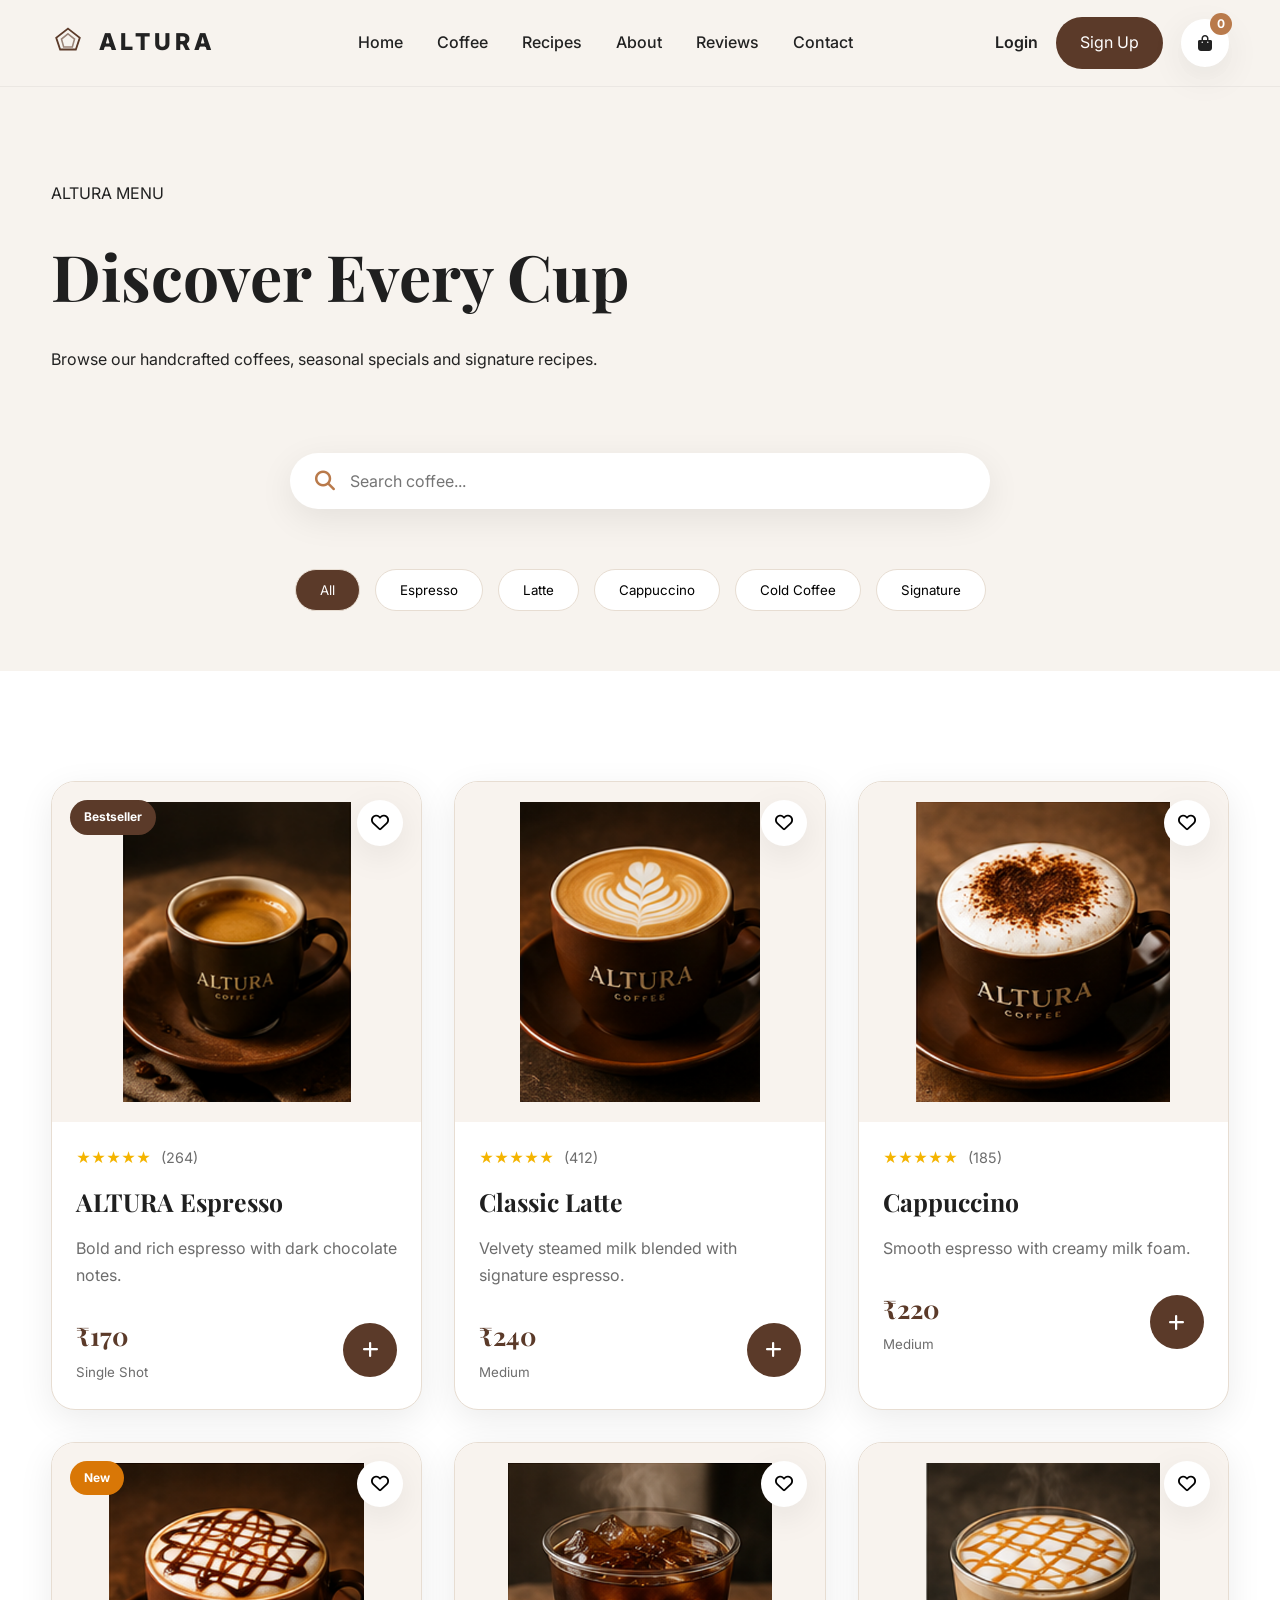
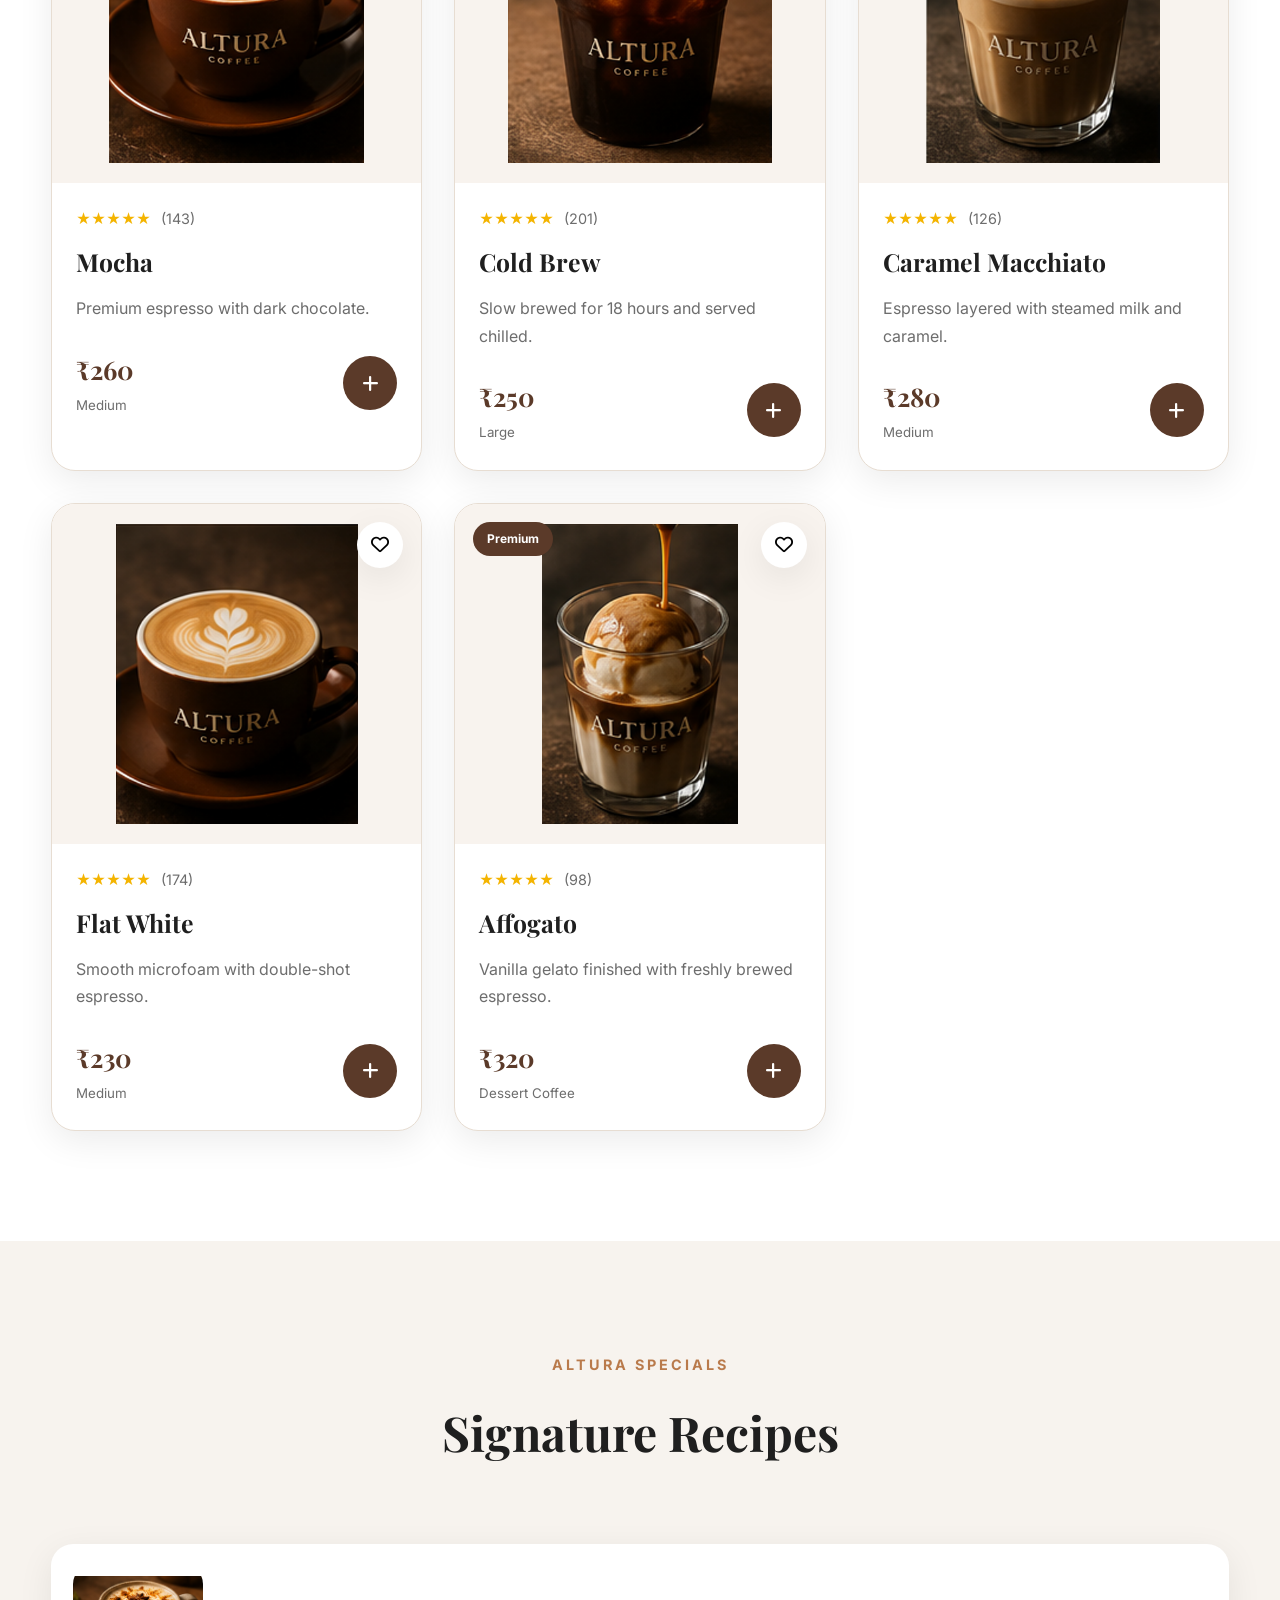
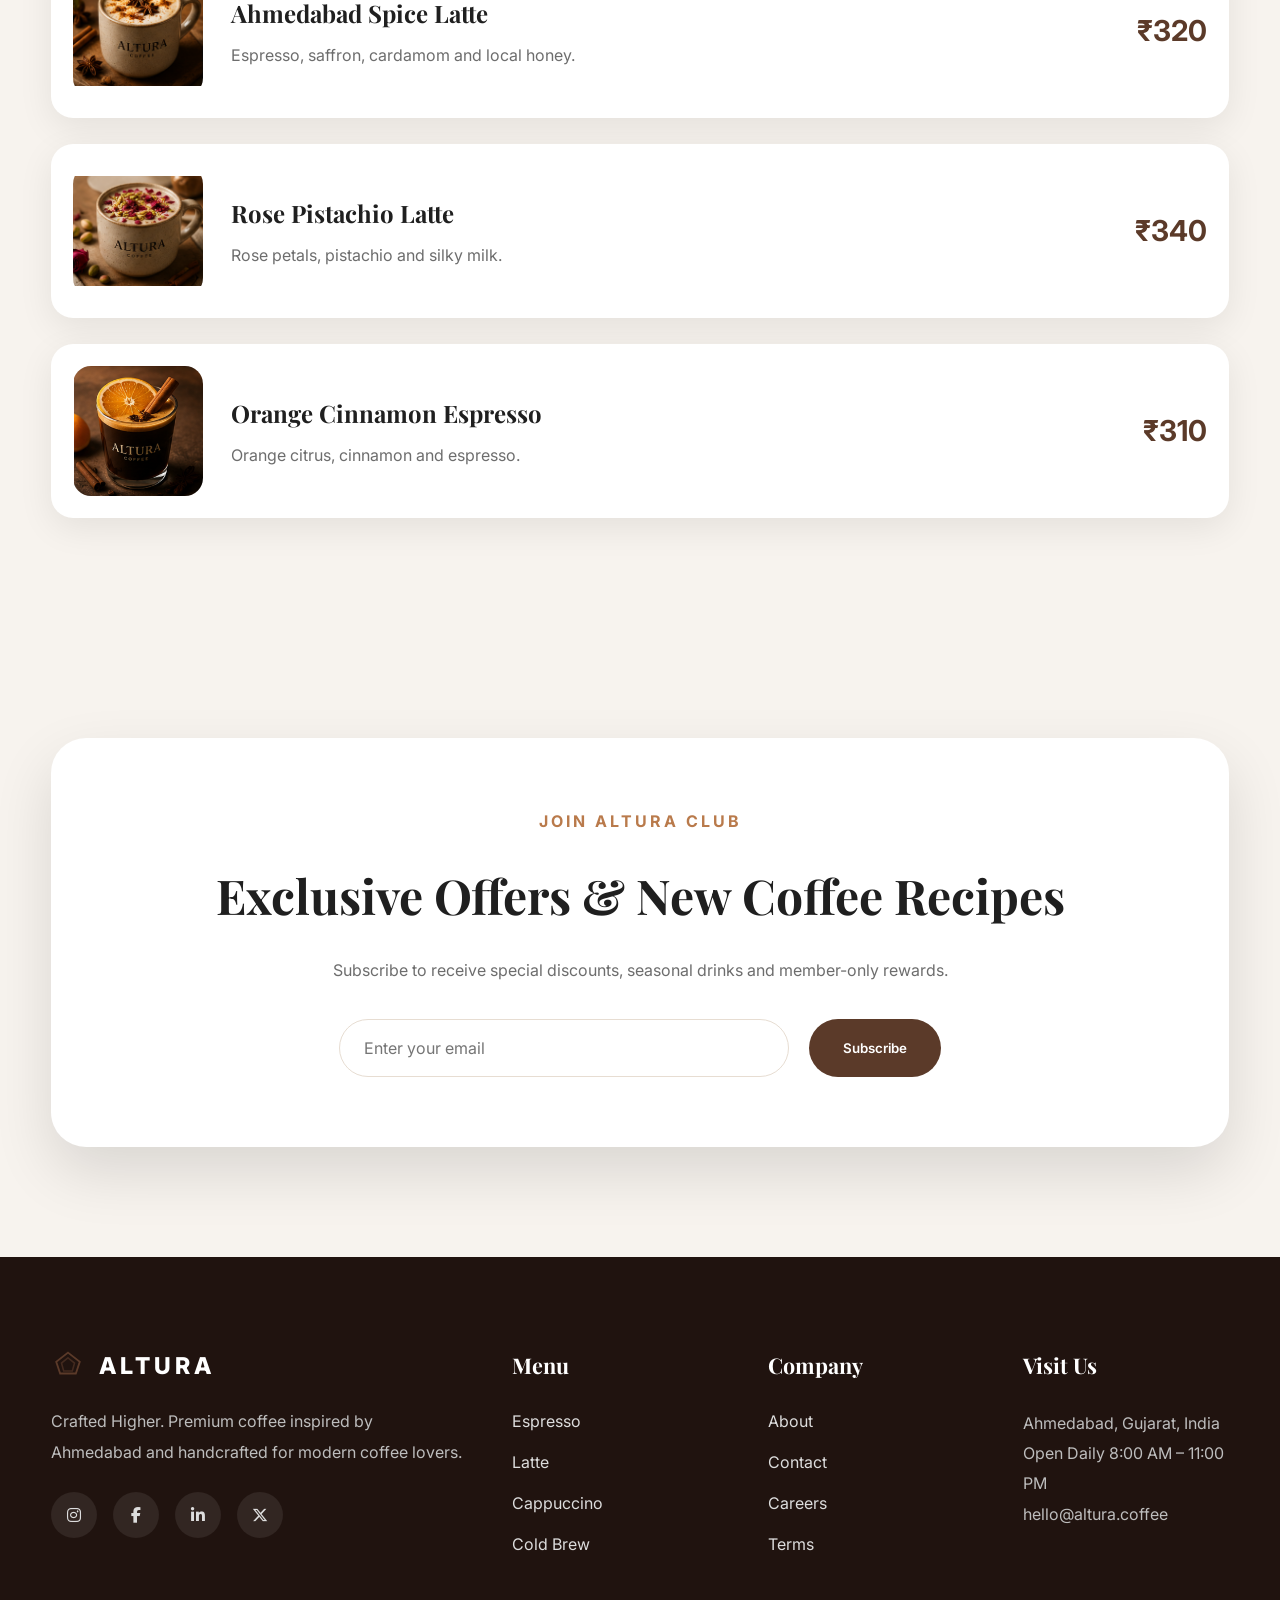
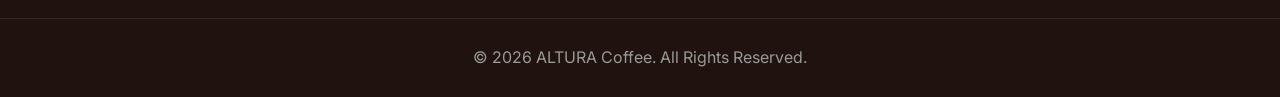
<file: menu.html>
<!DOCTYPE html>
<html lang="en">

<head>

    <meta charset="UTF-8">
    <meta name="viewport" content="width=device-width, initial-scale=1.0">

    <title>Menu | ALTURA Coffee</title>

    <link rel="stylesheet" href="css/style.css">

    <link rel="preconnect" href="https://fonts.googleapis.com">

    <link rel="preconnect" href="https://fonts.gstatic.com" crossorigin>

    <link href="https://fonts.googleapis.com/css2?family=Inter:wght@300;400;500;600;700;800&family=Playfair+Display:wght@500;600;700;800&display=swap"
        rel="stylesheet">

    <link rel="stylesheet"
        href="https://cdnjs.cloudflare.com/ajax/libs/font-awesome/6.7.1/css/all.min.css">

</head>

<body>

    <!-- ================= HEADER ================= -->

    <header class="header">

        <nav class="navbar container">

            <a href="index.html" class="logo">

                <svg viewBox="0 0 26 26" fill="none">
                    <path d="M13 2 L22 9 L19 18 L7 18 L4 9 Z"
                        stroke="currentColor"
                        stroke-width="1.4"></path>

                    <path d="M13 6 L18 10 L16.3 16 L9.7 16 L8 10 Z"
                        stroke="currentColor"
                        stroke-width="1.2"
                        opacity=".6"></path>
                </svg>

                <span>ALTURA</span>

            </a>

            <ul class="nav-links">

                <li><a href="index.html">Home</a></li>
                <li><a href="menu.html">Coffee</a></li>
                <li><a href="#recipes">Recipes</a></li>
                <li><a href="#about">About</a></li>
                <li><a href="#reviews">Reviews</a></li>
                <li><a href="#contact">Contact</a></li>

            </ul>

            <div class="nav-right">

                <a href="login.html" class="login-btn">

                    Login

                </a>

                <a href="signup.html" class="signup-btn">

                    Sign Up

                </a>

                <a href="cart.html" class="cart-btn">

                    <i class="fa-solid fa-bag-shopping"></i>

                    <span id="cart-count">0</span>

                </a>

            </div>

        </nav>

    </header>

    <!-- ================= HERO ================= -->

    <section class="menu-hero">

        <div class="container">

            <span>

                ALTURA MENU

            </span>

            <h1>

                Discover Every Cup

            </h1>

            <p>

                Browse our handcrafted coffees,
                seasonal specials and signature recipes.

            </p>

        </div>

    </section>

    <!-- ================= SEARCH ================= -->

    <section class="menu-search">

        <div class="container">

            <div class="search-box">

                <i class="fa-solid fa-magnifying-glass"></i>

                <input
                    type="text"
                    id="searchInput"
                    placeholder="Search coffee...">

            </div>

        </div>

    </section>

    <!-- ================= CATEGORIES ================= -->

    <section class="menu-categories">

        <div class="container">

            <div class="category-wrapper">

                <button class="category-btn active">

                    All

                </button>

                <button class="category-btn">

                    Espresso

                </button>

                <button class="category-btn">

                    Latte

                </button>

                <button class="category-btn">

                    Cappuccino

                </button>

                <button class="category-btn">

                    Cold Coffee

                </button>

                <button class="category-btn">

                    Signature

                </button>

            </div>

        </div>

    </section>

    <!-- ================= PRODUCTS ================= -->

    <section class="coffee-section">

        <div class="container">

            <div class="coffee-grid">
                <!-- ================= PRODUCT 1 ================= -->

<article class="coffee-card" data-category="espresso">

    <div class="coffee-image">

        <img src="assets/images/espresso.png"
             alt="ALTURA Espresso">

        <span class="badge">
            Bestseller
        </span>

        <button class="wishlist">

            <i class="fa-regular fa-heart"></i>

        </button>

    </div>

    <div class="coffee-content">

        <div class="coffee-rating">

            ★★★★★ <span>(264)</span>

        </div>

        <h3>ALTURA Espresso</h3>

        <p>

            Bold and rich espresso with
            dark chocolate notes.

        </p>

        <div class="coffee-bottom">

            <div>

                <h4>₹170</h4>

                <small>Single Shot</small>

            </div>

            <button class="add-cart">

                <i class="fa-solid fa-plus"></i>

            </button>

        </div>

    </div>

</article>

<!-- ================= PRODUCT 2 ================= -->

<article class="coffee-card" data-category="latte">

    <div class="coffee-image">

        <img src="assets/images/latte.png"
             alt="Classic Latte">

        <button class="wishlist">

            <i class="fa-regular fa-heart"></i>

        </button>

    </div>

    <div class="coffee-content">

        <div class="coffee-rating">

            ★★★★★ <span>(412)</span>

        </div>

        <h3>Classic Latte</h3>

        <p>

            Velvety steamed milk blended
            with signature espresso.

        </p>

        <div class="coffee-bottom">

            <div>

                <h4>₹240</h4>

                <small>Medium</small>

            </div>

            <button class="add-cart">

                <i class="fa-solid fa-plus"></i>

            </button>

        </div>

    </div>

</article>

<!-- ================= PRODUCT 3 ================= -->

<article class="coffee-card" data-category="cappuccino">

    <div class="coffee-image">

        <img src="assets/images/cappuccino.png"
             alt="Cappuccino">

        <button class="wishlist">

            <i class="fa-regular fa-heart"></i>

        </button>

    </div>

    <div class="coffee-content">

        <div class="coffee-rating">

            ★★★★★ <span>(185)</span>

        </div>

        <h3>Cappuccino</h3>

        <p>

            Smooth espresso with
            creamy milk foam.

        </p>

        <div class="coffee-bottom">

            <div>

                <h4>₹220</h4>

                <small>Medium</small>

            </div>

            <button class="add-cart">

                <i class="fa-solid fa-plus"></i>

            </button>

        </div>

    </div>

</article>

<!-- ================= PRODUCT 4 ================= -->

<article class="coffee-card" data-category="latte">

    <div class="coffee-image">

        <img src="assets/images/mocha.png"
             alt="Mocha">

        <span class="badge new">

            New

        </span>

        <button class="wishlist">

            <i class="fa-regular fa-heart"></i>

        </button>

    </div>

    <div class="coffee-content">

        <div class="coffee-rating">

            ★★★★★ <span>(143)</span>

        </div>

        <h3>Mocha</h3>

        <p>

            Premium espresso with
            dark chocolate.

        </p>

        <div class="coffee-bottom">

            <div>

                <h4>₹260</h4>

                <small>Medium</small>

            </div>

            <button class="add-cart">

                <i class="fa-solid fa-plus"></i>

            </button>

        </div>

    </div>

</article>

<!-- ================= PRODUCT 5 ================= -->

<article class="coffee-card" data-category="cold coffee">

    <div class="coffee-image">

        <img src="assets/images/coldbrew.png"
             alt="Cold Brew">

        <button class="wishlist">

            <i class="fa-regular fa-heart"></i>

        </button>

    </div>

    <div class="coffee-content">

        <div class="coffee-rating">

            ★★★★★ <span>(201)</span>

        </div>

        <h3>Cold Brew</h3>

        <p>

            Slow brewed for 18 hours
            and served chilled.

        </p>

        <div class="coffee-bottom">

            <div>

                <h4>₹250</h4>

                <small>Large</small>

            </div>

            <button class="add-cart">

                <i class="fa-solid fa-plus"></i>

            </button>

        </div>

    </div>

</article>

<!-- ================= PRODUCT 6 ================= -->

<article class="coffee-card" data-category="latte">

    <div class="coffee-image">

        <img src="assets/images/macchiato.png"
             alt="Caramel Macchiato">

        <button class="wishlist">

            <i class="fa-regular fa-heart"></i>

        </button>

    </div>

    <div class="coffee-content">

        <div class="coffee-rating">

            ★★★★★ <span>(126)</span>

        </div>

        <h3>Caramel Macchiato</h3>

        <p>

            Espresso layered with
            steamed milk and caramel.

        </p>

        <div class="coffee-bottom">

            <div>

                <h4>₹280</h4>

                <small>Medium</small>

            </div>

            <button class="add-cart">

                <i class="fa-solid fa-plus"></i>

            </button>

        </div>

    </div>

</article>

<!-- ================= PRODUCT 7 ================= -->

<article class="coffee-card" data-category="latte">

    <div class="coffee-image">

        <img src="assets/images/flatwhite.png"
             alt="Flat White">

        <button class="wishlist">

            <i class="fa-regular fa-heart"></i>

        </button>

    </div>

    <div class="coffee-content">

        <div class="coffee-rating">

            ★★★★★ <span>(174)</span>

        </div>

        <h3>Flat White</h3>

        <p>

            Smooth microfoam with
            double-shot espresso.

        </p>

        <div class="coffee-bottom">

            <div>

                <h4>₹230</h4>

                <small>Medium</small>

            </div>

            <button class="add-cart">

                <i class="fa-solid fa-plus"></i>

            </button>

        </div>

    </div>

</article>

<!-- ================= PRODUCT 8 ================= -->

<article class="coffee-card" data-category="signature">

    <div class="coffee-image">

        <img src="assets/images/affogato.png"
             alt="Affogato">

        <span class="badge">

            Premium

        </span>

        <button class="wishlist">

            <i class="fa-regular fa-heart"></i>

        </button>

    </div>

    <div class="coffee-content">

        <div class="coffee-rating">

            ★★★★★ <span>(98)</span>

        </div>

        <h3>Affogato</h3>

        <p>

            Vanilla gelato finished
            with freshly brewed espresso.

        </p>

        <div class="coffee-bottom">

            <div>

                <h4>₹320</h4>

                <small>Dessert Coffee</small>

            </div>

            <button class="add-cart">

                <i class="fa-solid fa-plus"></i>

            </button>

        </div>

    </div>

</article>

</div>

</div>

</section>

<!-- ================= SIGNATURE MENU ================= -->

<section class="popular-section">

    <div class="container">

        <div class="section-heading">

            <span>
                ALTURA SPECIALS
            </span>

            <h2>
                Signature Recipes
            </h2>

        </div>

        <div class="popular-grid">

            <article class="popular-card">

                <img src="assets/images/ahmedabad-spice-latte.png"
                     alt="Ahmedabad Spice Latte">

                <div>

                    <h3>Ahmedabad Spice Latte</h3>

                    <p>

                        Espresso, saffron,
                        cardamom and local honey.

                    </p>

                </div>

                <span>₹320</span>

            </article>

            <article class="popular-card">

                <img src="assets/images/rose-pistachio-latte.png"
                     alt="Rose Pistachio Latte">

                <div>

                    <h3>Rose Pistachio Latte</h3>

                    <p>

                        Rose petals,
                        pistachio and silky milk.

                    </p>

                </div>

                <span>₹340</span>

            </article>

            <article class="popular-card">

                <img src="assets/images/orange-cinnamon-espresso.png"
                     alt="Orange Cinnamon Espresso">

                <div>

                    <h3>Orange Cinnamon Espresso</h3>

                    <p>

                        Orange citrus,
                        cinnamon and espresso.

                    </p>

                </div>

                <span>₹310</span>

            </article>

        </div>

    </div>

</section>

<!-- ================= NEWSLETTER ================= -->

<section class="newsletter">

    <div class="container">

        <div class="newsletter-box">

            <span>

                JOIN ALTURA CLUB

            </span>

            <h2>

                Exclusive Offers &
                New Coffee Recipes

            </h2>

            <p>

                Subscribe to receive special discounts,
                seasonal drinks and member-only rewards.

            </p>

            <form>

                <input
                    type="email"
                    placeholder="Enter your email">

                <button type="submit">

                    Subscribe

                </button>

            </form>

        </div>

    </div>

</section>

<!-- ================= FOOTER ================= -->

<footer>

    <div class="container footer-grid">

        <div>

            <a href="index.html"
               class="logo footer-logo">

                <svg viewBox="0 0 26 26" fill="none">
                    <path d="M13 2 L22 9 L19 18 L7 18 L4 9 Z"
                        stroke="currentColor"
                        stroke-width="1.4"/>

                    <path d="M13 6 L18 10 L16.3 16 L9.7 16 L8 10 Z"
                        stroke="currentColor"
                        stroke-width="1.2"
                        opacity=".6"/>
                </svg>

                <span>ALTURA</span>

            </a>

            <p>

                Crafted Higher.

                Premium coffee inspired by Ahmedabad
                and handcrafted for modern coffee lovers.

            </p>

            <div class="social-links">

                <a href="#">
                    <i class="fa-brands fa-instagram"></i>
                </a>

                <a href="#">
                    <i class="fa-brands fa-facebook-f"></i>
                </a>

                <a href="#">
                    <i class="fa-brands fa-linkedin-in"></i>
                </a>

                <a href="#">
                    <i class="fa-brands fa-x-twitter"></i>
                </a>

            </div>

        </div>

        <div>

            <h3>

                Menu

            </h3>

            <ul>

                <li>
                    <a href="#">Espresso</a>
                </li>

                <li>
                    <a href="#">Latte</a>
                </li>

                <li>
                    <a href="#">Cappuccino</a>
                </li>

                <li>
                    <a href="#">Cold Brew</a>
                </li>

            </ul>

        </div>

        <div>

            <h3>

                Company

            </h3>

            <ul>

                <li>
                    <a href="about.html">About</a>
                </li>

                <li>
                    <a href="contact.html">Contact</a>
                </li>

                <li>
                    <a href="#">Careers</a>
                </li>

                <li>
                    <a href="#">Terms</a>
                </li>

            </ul>

        </div>

        <div>

            <h3>

                Visit Us

            </h3>

            <p>

                Ahmedabad,
                Gujarat,
                India

            </p>

            <p>

                Open Daily

                8:00 AM – 11:00 PM

            </p>

            <p>

                hello@altura.coffee

            </p>

        </div>

    </div>

    <div class="copyright">

        <p>

            © 2026 ALTURA Coffee.
            All Rights Reserved.

        </p>

    </div>

</footer>

<!-- ================= JS ================= -->

<script src="js/script.js"></script>

</body>

</html>
</file>
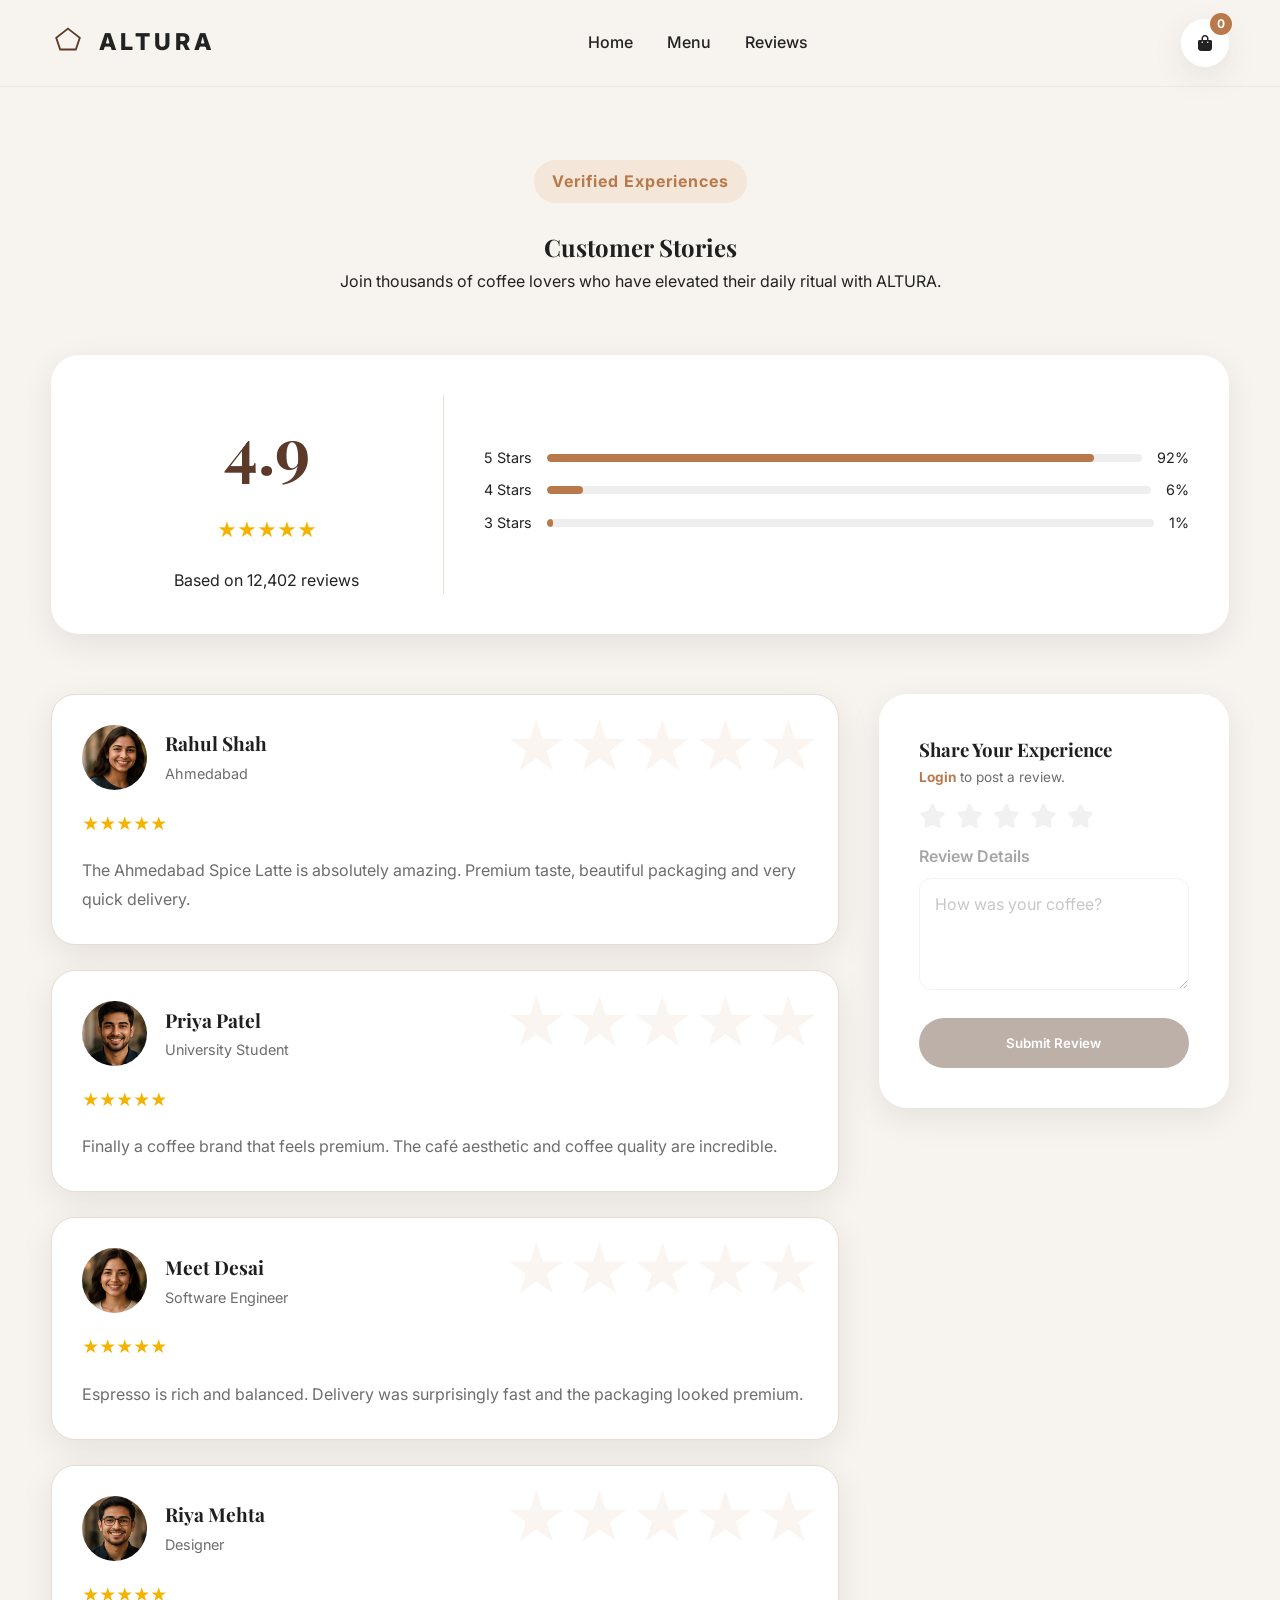
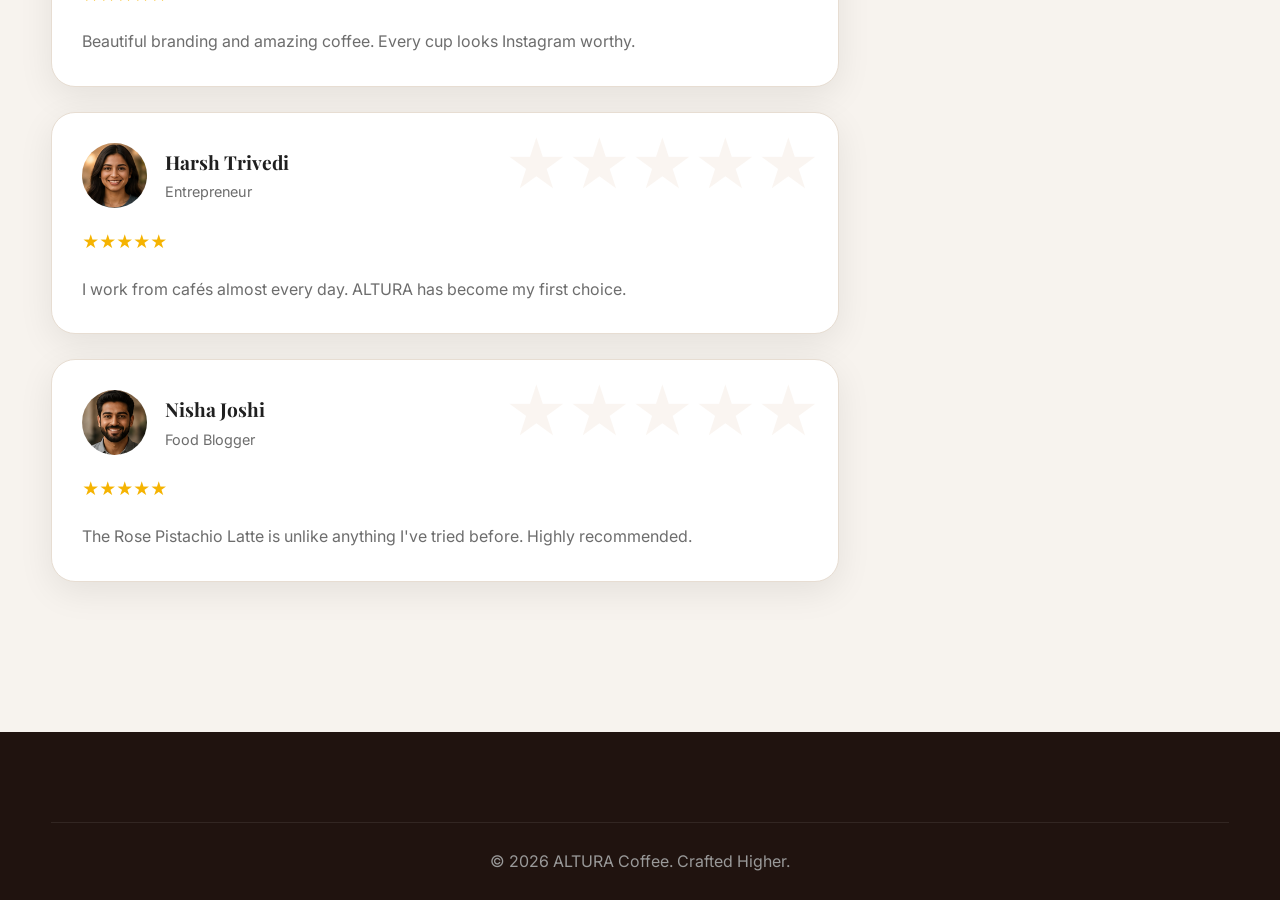
<file: review.html>
<!DOCTYPE html>
<html lang="en">
<head>
    <meta charset="UTF-8">
    <meta name="viewport" content="width=device-width, initial-scale=1.0">
    <title>Customer Reviews | ALTURA Coffee</title>
    <link rel="stylesheet" href="css/style.css">
    <link rel="stylesheet" href="https://cdnjs.cloudflare.com/ajax/libs/font-awesome/6.7.1/css/all.min.css">
    <style>
        .review-hero { padding: 160px 0 60px; text-align: center; background: var(--cream); }
        .rating-summary {
            display: grid; grid-template-columns: 1fr 2fr; gap: 40px;
            background: white; padding: 40px; border-radius: var(--radius-lg);
            box-shadow: var(--shadow); margin-bottom: 60px; align-items: center;
        }
        .avg-box { text-align: center; border-right: 1px solid var(--border); }
        .avg-box h1 { font-size: 4rem; color: var(--primary); margin-bottom: 10px; }
        .bar-container { display: flex; align-items: center; gap: 15px; margin-bottom: 8px; font-size: 0.9rem; }
        .bar-bg { flex: 1; height: 8px; background: #eee; border-radius: 10px; overflow: hidden; }
        .bar-fill { height: 100%; background: var(--secondary); border-radius: 10px; }
        .write-review-section {
            background: white; padding: 40px; border-radius: var(--radius-lg);
            box-shadow: var(--shadow); position: sticky; top: 120px;
        }
        .star-picker { display: flex; gap: 10px; margin: 15px 0; font-size: 1.5rem; color: #ddd; cursor: pointer; }
        .star-picker i.active { color: #F5B301; }
        .review-feed { display: flex; flex-direction: column; gap: 25px; }

        @media (max-width: 900px) {
            .rating-summary { grid-template-columns: 1fr; }
            .avg-box { border-right: none; border-bottom: 1px solid var(--border); padding-bottom: 20px; }
        }
    </style>
</head>
<body>

    <header class="header">
        <nav class="navbar container">
            <a href="index.html" class="logo">
                <svg viewBox="0 0 26 26" fill="none"><path d="M13 2 L22 9 L19 18 L7 18 L4 9 Z" stroke="currentColor" stroke-width="1.4"></path></svg>
                <span>ALTURA</span>
            </a>
            <ul class="nav-links">
                <li><a href="index.html">Home</a></li>
                <li><a href="menu.html">Menu</a></li>
                <li><a href="review.html" class="active">Reviews</a></li>
            </ul>
            <div class="nav-right">
                <button class="mobile-toggle"><i class="fa-solid fa-bars"></i></button>
                <a href="cart.html" class="cart-btn"><i class="fa-solid fa-bag-shopping"></i><span id="cart-count">0</span></a>
            </div>
        </nav>
    </header>

    <section class="review-hero">
        <div class="container">
            <span class="hero-tag">Verified Experiences</span>
            <h1>Customer Stories</h1>
            <p>Join thousands of coffee lovers who have elevated their daily ritual with ALTURA.</p>
        </div>
    </section>

    <main class="container mb-5">
        <div class="rating-summary">
            <div class="avg-box">
                <h1>4.9</h1>
                <div class="stars" style="color: #F5B301; font-size: 1.2rem;">★★★★★</div>
                <p class="mt-2">Based on 12,402 reviews</p>
            </div>
            <div class="rating-bars">
                <div class="bar-container"><span>5 Stars</span> <div class="bar-bg"><div class="bar-fill" style="width: 92%"></div></div> <span>92%</span></div>
                <div class="bar-container"><span>4 Stars</span> <div class="bar-bg"><div class="bar-fill" style="width: 6%"></div></div> <span>6%</span></div>
                <div class="bar-container"><span>3 Stars</span> <div class="bar-bg"><div class="bar-fill" style="width: 1%"></div></div> <span>1%</span></div>
            </div>
        </div>

        <div class="cart-page-wrapper" style="padding-top: 0;">
            <!-- Left: Reviews List -->
            <div class="review-feed" id="review-list">
                
                <!-- USER SUBMITTED REVIEWS WILL LOAD HERE VIA JS -->

                <!-- 1. Rahul Shah -->
                <article class="review-card">
                    <div class="review-top">
                        <img src="assets/images/user1.png" alt="Customer">
                        <div><h4>Rahul Shah</h4><span>Ahmedabad</span></div>
                    </div>
                    <div class="stars">★★★★★</div>
                    <p>The Ahmedabad Spice Latte is absolutely amazing. Premium taste, beautiful packaging and very quick delivery.</p>
                </article>

                <!-- 2. Priya Patel -->
                <article class="review-card">
                    <div class="review-top">
                        <img src="assets/images/user2.png" alt="Customer">
                        <div><h4>Priya Patel</h4><span>University Student</span></div>
                    </div>
                    <div class="stars">★★★★★</div>
                    <p>Finally a coffee brand that feels premium. The café aesthetic and coffee quality are incredible.</p>
                </article>

                <!-- 3. Meet Desai -->
                <article class="review-card">
                    <div class="review-top">
                        <img src="assets/images/user3.png" alt="Customer">
                        <div><h4>Meet Desai</h4><span>Software Engineer</span></div>
                    </div>
                    <div class="stars">★★★★★</div>
                    <p>Espresso is rich and balanced. Delivery was surprisingly fast and the packaging looked premium.</p>
                </article>

                <!-- 4. Riya Mehta -->
                <article class="review-card">
                    <div class="review-top">
                        <img src="assets/images/user4.png" alt="Customer">
                        <div><h4>Riya Mehta</h4><span>Designer</span></div>
                    </div>
                    <div class="stars">★★★★★</div>
                    <p>Beautiful branding and amazing coffee. Every cup looks Instagram worthy.</p>
                </article>

                <!-- 5. Harsh Trivedi -->
                <article class="review-card">
                    <div class="review-top">
                        <img src="assets/images/user5.png" alt="Customer">
                        <div><h4>Harsh Trivedi</h4><span>Entrepreneur</span></div>
                    </div>
                    <div class="stars">★★★★★</div>
                    <p>I work from cafés almost every day. ALTURA has become my first choice.</p>
                </article>

                <!-- 6. Nisha Joshi -->
                <article class="review-card">
                    <div class="review-top">
                        <img src="assets/images/user6.png" alt="Customer">
                        <div><h4>Nisha Joshi</h4><span>Food Blogger</span></div>
                    </div>
                    <div class="stars">★★★★★</div>
                    <p>The Rose Pistachio Latte is unlike anything I've tried before. Highly recommended.</p>
                </article>

            </div>

            <!-- Right: Submit Form -->
            <aside>
                <div class="write-review-section">
                    <h3>Share Your Experience</h3>
                    <p id="auth-check-msg" style="font-size: 0.85rem; color: var(--text-light); margin-bottom: 15px;"></p>
                    
                    <form id="reviewForm">
                        <div class="star-picker" id="starPicker">
                            <i class="fa-solid fa-star" data-value="1"></i>
                            <i class="fa-solid fa-star" data-value="2"></i>
                            <i class="fa-solid fa-star" data-value="3"></i>
                            <i class="fa-solid fa-star" data-value="4"></i>
                            <i class="fa-solid fa-star" data-value="5"></i>
                        </div>
                        <input type="hidden" id="ratingValue" value="0">
                        <div class="form-group">
                            <label>Review Details</label>
                            <textarea id="reviewText" rows="4" placeholder="How was your coffee?" required style="width: 100%; border: 1px solid var(--border); border-radius: 12px; padding: 15px; font-family: inherit;"></textarea>
                        </div>
                        <button type="submit" class="primary-btn" style="width: 100%;">Submit Review</button>
                    </form>
                </div>
            </aside>
        </div>
    </main>

    <footer id="contact">
        <div class="container copyright"><p>© 2026 ALTURA Coffee. Crafted Higher.</p></div>
    </footer>

    <script src="js/auth.js"></script>
    <script src="js/script.js"></script>
    <script>
        // Rating Interaction
        const stars = document.querySelectorAll('#starPicker i');
        const ratingInput = document.getElementById('ratingValue');
        stars.forEach(s => {
            s.onclick = () => {
                const val = s.getAttribute('data-value');
                ratingInput.value = val;
                stars.forEach(st => st.classList.toggle('active', st.getAttribute('data-value') <= val));
            };
        });

        // Load Community Reviews
        const session = AuthEngine.getSession();
        const list = document.getElementById('review-list');
        const saved = JSON.parse(localStorage.getItem('altura_user_reviews')) || [];
        
        // Helper to add review to the TOP of the list
        function prependReview(rev) {
            const article = document.createElement('article');
            article.className = 'review-card fade-up';
            article.style.borderLeft = "4px solid var(--secondary)"; // Highlight community reviews
            article.innerHTML = `
                <div class="review-top">
                    <img src="https://ui-avatars.com/api/?name=${encodeURIComponent(rev.name)}&background=5B3A29&color=fff" alt="User">
                    <div><h4>${rev.name}</h4><span>Community Member</span></div>
                </div>
                <div class="stars" style="color: #F5B301;">${'★'.repeat(rev.rating)}${'☆'.repeat(5-rev.rating)}</div>
                <p>${rev.text}</p>
            `;
            list.prepend(article);
        }

        saved.forEach(r => prependReview(r));

        // Auth Gate
        if(!session) {
            document.getElementById('auth-check-msg').innerHTML = '<a href="login.html" style="color:var(--secondary); font-weight:700;">Login</a> to post a review.';
            document.getElementById('reviewForm').style.opacity = "0.4";
            document.getElementById('reviewForm').style.pointerEvents = "none";
        } else {
            document.getElementById('auth-check-msg').textContent = `Logged in as ${session.name}`;
        }

        // Handle Submit
        document.getElementById('reviewForm').onsubmit = (e) => {
            e.preventDefault();
            if(ratingInput.value == 0) return alert('Select stars!');
            
            const newRev = { name: session.name, rating: ratingInput.value, text: document.getElementById('reviewText').value };
            saved.push(newRev);
            localStorage.setItem('altura_user_reviews', JSON.stringify(saved));
            prependReview(newRev);
            document.getElementById('reviewForm').reset();
            stars.forEach(st => st.classList.remove('active'));
            alert('Review posted!');
        };
    </script>
</body>
</html>
</file>
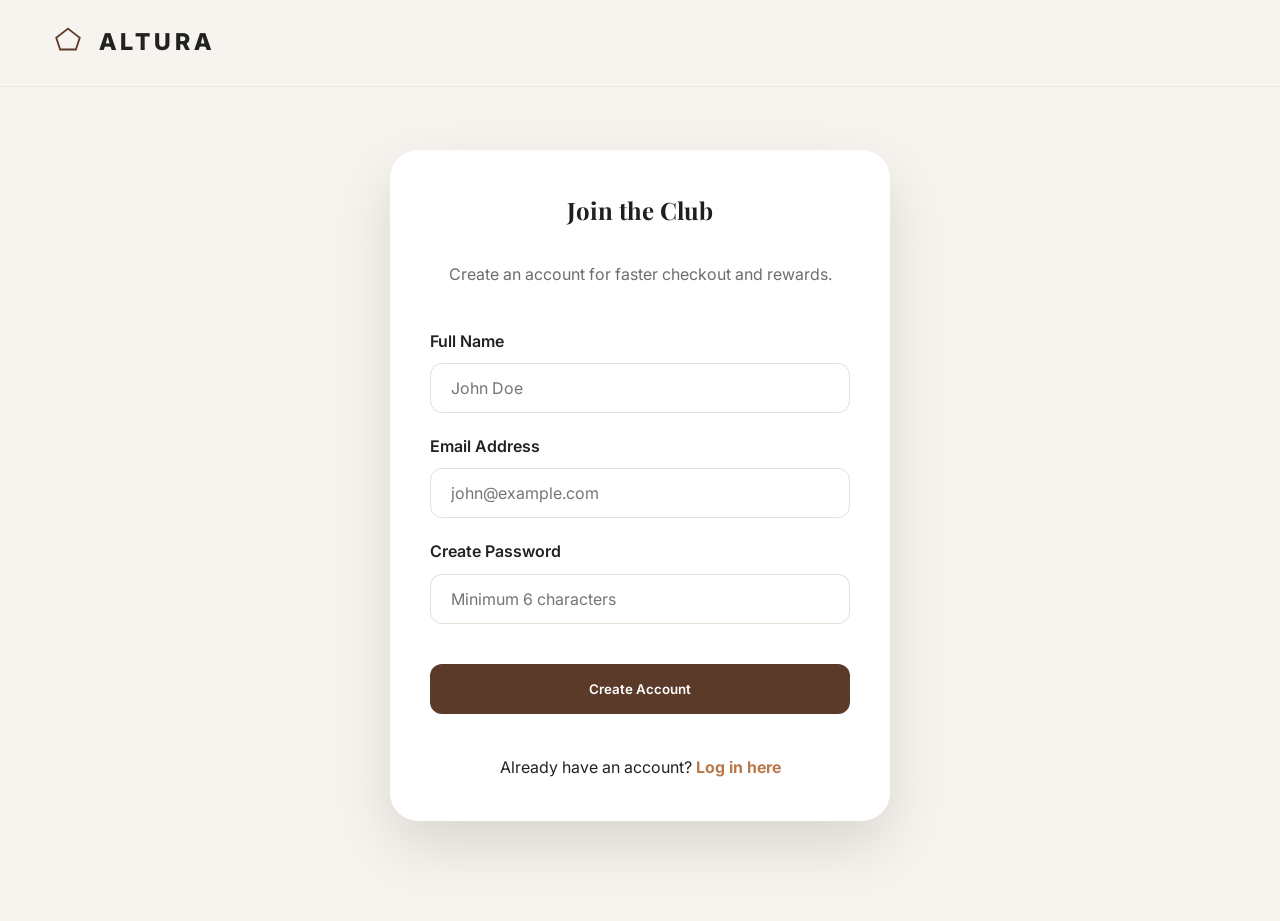
<file: signup.html>
<!DOCTYPE html>
<html lang="en">
<head>
    <meta charset="UTF-8">
    <meta name="viewport" content="width=device-width, initial-scale=1.0">
    <title>Join ALTURA | Premium Coffee</title>
    <link rel="stylesheet" href="css/style.css">
    <link rel="stylesheet" href="https://cdnjs.cloudflare.com/ajax/libs/font-awesome/6.7.1/css/all.min.css">
</head>
<body style="background: var(--cream);">

    <header class="header">
        <nav class="navbar container">
            <a href="index.html" class="logo">
                <svg viewBox="0 0 26 26" fill="none"><path d="M13 2 L22 9 L19 18 L7 18 L4 9 Z" stroke="currentColor" stroke-width="1.4"></path></svg>
                <span>ALTURA</span>
            </a>
        </nav>
    </header>

    <main class="container">
        <div class="auth-container">
            <div class="text-center mb-4">
                <h2>Join the Club</h2>
                <p style="color: var(--text-light);">Create an account for faster checkout and rewards.</p>
            </div>

            <div id="auth-error" style="color: var(--danger); text-align: center; margin-bottom: 15px; font-weight: 600;"></div>
            
            <form id="signupForm">
                <div class="form-group">
                    <label for="name">Full Name</label>
                    <input type="text" id="name" required placeholder="John Doe">
                </div>
                <div class="form-group">
                    <label for="email">Email Address</label>
                    <input type="email" id="email" required placeholder="john@example.com">
                </div>
                <div class="form-group">
                    <label for="password">Create Password</label>
                    <input type="password" id="password" required placeholder="Minimum 6 characters">
                </div>
                
                <button type="submit" class="primary-btn mt-2" style="width:100%; border-radius: 12px;">
                    Create Account
                </button>
            </form>

            <div class="text-center mt-4">
                <p>Already have an account? <a href="login.html" style="color: var(--secondary); font-weight: 700;">Log in here</a></p>
            </div>
        </div>
    </main>

    <script src="js/auth.js"></script>
    <script>
        document.getElementById('signupForm').addEventListener('submit', function(e) {
            e.preventDefault();
            const name = document.getElementById('name').value;
            const email = document.getElementById('email').value;
            const password = document.getElementById('password').value;

            if (password.length < 6) {
                document.getElementById('auth-error').textContent = "Password must be at least 6 characters.";
                return;
            }

            const response = AuthEngine.signup(name, email, password);

            if (response.success) {
                alert('Welcome to the club, ' + name + '!');
                window.location.href = 'index.html';
            } else {
                document.getElementById('auth-error').textContent = response.message;
            }
        });
    </script>
</body>
</html>
</file>
<file: css/style.css>
/* ===================================================
   ALTURA COFFEE
   Premium Coffee Shop UI
   Author: ChatGPT
=================================================== */

/* ==========================
   GOOGLE FONTS
========================== */

@import url('https://fonts.googleapis.com/css2?family=Inter:wght@300;400;500;600;700;800&family=Playfair+Display:wght@500;600;700;800&display=swap');

/* ==========================
   CSS VARIABLES
========================== */

:root{

    --primary:#5B3A29;
    --primary-dark:#3F261A;
    --secondary:#B97A4B;

    --cream:#F7F3EE;
    --latte:#EEE2D4;
    --white:#ffffff;

    --text:#222222;
    --text-light:#6D6D6D;

    --border:#E7DDD2;

    --success:#37B24D;
    --danger:#E03131;

    --shadow:0 10px 35px rgba(0,0,0,.08);
    --shadow-lg:0 25px 60px rgba(0,0,0,.12);

    --radius:18px;
    --radius-lg:28px;

    --transition:.35s ease;

    --container:1280px;

}

/* ==========================
   RESET
========================== */

*{
    margin:0;
    padding:0;
    box-sizing:border-box;
}

html{

    scroll-behavior:smooth;

}

body{

    font-family:'Inter',sans-serif;

    background:var(--cream);

    color:var(--text);

    overflow-x:hidden;

    line-height:1.7;

}

img{

    display:block;

    width:100%;

}

a{

    color:inherit;

    text-decoration:none;

}

ul{

    list-style:none;

}

button{

    border:none;

    outline:none;

    cursor:pointer;

    font-family:inherit;

    transition:var(--transition);

}

input{

    font-family:inherit;

    outline:none;

}

.container{

    width:min(92%,var(--container));

    margin:auto;

}

/* ==========================
TYPOGRAPHY
========================== */

h1,h2,h3,h4{

    font-family:'Playfair Display',serif;

    color:#1f1f1f;

    font-weight:700;

}

.section-heading{

    text-align:center;

    margin-bottom:70px;

}

.section-heading span{

    color:var(--secondary);

    letter-spacing:3px;

    font-weight:700;

    text-transform:uppercase;

    font-size:.9rem;

}

.section-heading h2{

    font-size:3rem;

    margin:14px 0;

}

.section-heading p{

    max-width:700px;

    margin:auto;

    color:var(--text-light);

}

/* ==========================
BUTTONS
========================== */

.primary-btn{

    display:inline-flex;

    align-items:center;

    justify-content:center;

    gap:10px;

    background:var(--primary);

    color:white;

    padding:17px 34px;

    border-radius:50px;

    font-weight:600;

    transition:var(--transition);

}

.primary-btn:hover{

    background:var(--primary-dark);

    transform:translateY(-4px);

    box-shadow:var(--shadow-lg);

}

.secondary-btn{

    display:inline-flex;

    align-items:center;

    justify-content:center;

    padding:16px 32px;

    border-radius:50px;

    border:2px solid var(--primary);

    color:var(--primary);

    font-weight:600;

    background:white;

}

.secondary-btn:hover{

    background:var(--primary);

    color:white;

}

.outline-btn{

    background:none;

    border:2px solid var(--secondary);

    color:var(--secondary);

    border-radius:50px;

    padding:12px 26px;

    font-weight:600;

}

.outline-btn:hover{

    background:var(--secondary);

    color:white;

}

/* ==========================
HEADER
========================== */

.header{

    position:fixed;

    width:100%;

    top:0;

    left:0;

    z-index:999;

    backdrop-filter:blur(18px);

    background:rgba(247,243,238,.82);

    border-bottom:1px solid rgba(0,0,0,.05);

}

.navbar{

    display:flex;

    justify-content:space-between;

    align-items:center;

    height:86px;

}

.logo{

    display:flex;

    align-items:center;

    gap:14px;

    font-size:1.45rem;

    font-weight:800;

    letter-spacing:4px;

}

.logo svg{

    width:34px;

    color:var(--primary);

}

.nav-links{

    display:flex;

    align-items:center;

    gap:34px;

}

.nav-links a{

    position:relative;

    font-weight:500;

}

.nav-links a::after{

    content:"";

    position:absolute;

    left:0;

    bottom:-8px;

    width:0;

    height:2px;

    background:var(--secondary);

    transition:var(--transition);

}

.nav-links a:hover::after{

    width:100%;

}

.nav-right{

    display:flex;

    align-items:center;

    gap:18px;

}

.icon-btn{

    width:46px;

    height:46px;

    border-radius:50%;

    background:white;

    box-shadow:var(--shadow);

    font-size:16px;

}

.login-btn{

    font-weight:600;

}

.signup-btn{

    background:var(--primary);

    color:white;

    padding:12px 24px;

    border-radius:40px;

}

.signup-btn:hover{

    background:var(--primary-dark);

}

.cart-btn{

    position:relative;

    width:48px;

    height:48px;

    border-radius:50%;

    display:flex;

    align-items:center;

    justify-content:center;

    background:white;

    box-shadow:var(--shadow);

}

#cart-count{

    position:absolute;

    top:-6px;

    right:-3px;

    width:22px;

    height:22px;

    background:var(--secondary);

    color:white;

    border-radius:50%;

    display:flex;

    align-items:center;

    justify-content:center;

    font-size:.75rem;

    font-weight:700;

}

/* ==========================
HERO
========================== */

.hero{

    min-height:100vh;

    display:flex;

    align-items:center;

    padding-top:120px;

    overflow:hidden;

}

.hero-wrapper{

    display:grid;

    grid-template-columns:1.1fr 1fr;

    align-items:center;

    gap:80px;

}

.hero-tag{

    display:inline-block;

    background:#F4E6D8;

    color:var(--secondary);

    padding:8px 18px;

    border-radius:50px;

    font-weight:700;

    letter-spacing:1px;

    margin-bottom:24px;

}

.hero h1{

    font-size:5.4rem;

    line-height:1;

    margin-bottom:28px;

}

.hero p{

    max-width:560px;

    color:var(--text-light);

    font-size:1.08rem;

}

.hero-buttons{

    display:flex;

    gap:20px;

    margin:45px 0;

}

.hero-stats{

    display:flex;

    gap:45px;

}

.hero-stats h2{

    font-size:2rem;

}

.hero-stats span{

    color:var(--text-light);

    font-size:.9rem;

}

.hero-image{

    position:relative;

}

.coffee-circle{

    width:560px;

    height:560px;

    margin:auto;

    border-radius:50%;

    background:linear-gradient(145deg,#F3E8DD,#E9D4C0);

    display:flex;

    align-items:center;

    justify-content:center;

    box-shadow:var(--shadow-lg);

}

.coffee-circle img{

    width:85%;

    animation:float 5s ease-in-out infinite;

}

.floating-card{

    position:absolute;

    background:white;

    padding:16px 22px;

    border-radius:50px;

    box-shadow:var(--shadow);

    display:flex;

    gap:10px;

    align-items:center;

    font-weight:600;

}

.card-one{

    top:70px;

    left:-10px;

}

.card-two{

    bottom:90px;

    right:-10px;

}

.floating-card i{

    color:var(--secondary);

}

/* ==========================
SECTION SPACING
========================== */

section{

    padding:110px 0;

}

/* ==========================
ANIMATIONS
========================== */

@keyframes float{

    0%{

        transform:translateY(0px);

    }

    50%{

        transform:translateY(-18px);

    }

    100%{

        transform:translateY(0px);

    }

}
/* ===================================================
   PART 2
   COFFEE MENU
   SIGNATURE RECIPES
   WHY ALTURA
   POPULAR TODAY
===================================================*/

/* ==========================
   COFFEE SECTION
========================== */

.coffee-section{
    background:#fff;
}

.coffee-grid{
    display:grid;
    grid-template-columns:repeat(auto-fit,minmax(280px,1fr));
    gap:32px;
}

.coffee-card{
    background:#fff;
    border-radius:24px;
    overflow:hidden;
    border:1px solid var(--border);
    box-shadow:var(--shadow);
    transition:.4s ease;
    position:relative;
}

.coffee-card:hover{
    transform:translateY(-12px);
    box-shadow:0 30px 70px rgba(0,0,0,.12);
}

.coffee-image{
    height:340px;
    display:flex;
    justify-content:center;
    align-items:center;
    background:#f8f3ee;
    padding:20px;
}

.coffee-image img{
    width:100%;
    height:100%;
    object-fit:contain;
}

.coffee-card:hover .coffee-image img{
    transform:scale(1.08);
}

.badge{
    position:absolute;
    top:18px;
    left:18px;
    background:var(--primary);
    color:#fff;
    padding:7px 14px;
    border-radius:30px;
    font-size:.75rem;
    font-weight:700;
}

.badge.new{
    background:#d97706;
}

.wishlist{
    position:absolute;
    top:18px;
    right:18px;
    width:46px;
    height:46px;
    border-radius:50%;
    background:#fff;
    display:flex;
    align-items:center;
    justify-content:center;
    box-shadow:var(--shadow);
    font-size:18px;
}

.wishlist:hover{
    color:#e63946;
}

.coffee-content{
    padding:24px;
}

.coffee-rating{
    color:#f4b400;
    font-size:.9rem;
    margin-bottom:10px;
}

.coffee-rating span{
    color:var(--text-light);
    margin-left:6px;
}

.coffee-content h3{
    font-size:1.55rem;
    margin-bottom:12px;
}

.coffee-content p{
    color:var(--text-light);
    margin-bottom:25px;
}

.coffee-bottom{
    display:flex;
    justify-content:space-between;
    align-items:center;
}

.coffee-bottom h4{
    font-size:1.6rem;
    color:var(--primary);
}

.coffee-bottom small{
    color:var(--text-light);
}

.add-cart{
    width:54px;
    height:54px;
    border-radius:50%;
    background:var(--primary);
    color:#fff;
    font-size:18px;
}

.add-cart:hover{
    background:var(--secondary);
    transform:rotate(90deg);
}

/* ==========================
   SIGNATURE RECIPES
========================== */

.signature-section{
    background:linear-gradient(to bottom,#fff,#f8f3ee);
}

.signature-grid{
    display:grid;
    grid-template-columns:repeat(3,1fr);
    gap:35px;
}

.signature-card{
    background:#fff;
    border-radius:28px;
    overflow:hidden;
    box-shadow:var(--shadow);
    transition:.4s;
}

.signature-card:hover{
    transform:translateY(-12px);
}

.signature-card.featured{
    grid-column:span 2;
    display:grid;
    grid-template-columns:1fr 1fr;
}

.recipe-image img{
    width:100%;
    height:100%;
    object-fit:contain;
    background:#f8f3ee;
}

.recipe-content{
    padding:35px;
    display:flex;
    flex-direction:column;
}

.recipe-tag{
    display:inline-block;
    color:var(--secondary);
    font-weight:700;
    margin-bottom:14px;
}

.recipe-content h3{
    font-size:2rem;
    margin-bottom:18px;
}

.recipe-content p{
    color:var(--text-light);
    margin-bottom:22px;
}

.ingredients{
    margin-bottom:28px;
}

.ingredients li{
    margin-bottom:12px;
    display:flex;
    gap:12px;
    align-items:center;
}

.ingredients i{
    color:var(--success);
}

.recipe-footer{
    margin-top:auto;
    display:flex;
    justify-content:space-between;
    align-items:center;
}

.price{
    font-size:2rem;
    font-weight:700;
    color:var(--primary);
}

/* ==========================
   WHY ALTURA
========================== */

.why-altura{
    background:#fff;
}

.feature-grid{
    display:grid;
    grid-template-columns:repeat(4,1fr);
    gap:28px;
}

.feature-card{
    background:#fff;
    padding:40px 30px;
    border-radius:24px;
    text-align:center;
    box-shadow:var(--shadow);
    transition:.35s;
    border:1px solid var(--border);
}

.feature-card:hover{
    transform:translateY(-12px);
    background:var(--primary);
    color:#fff;
}

.feature-card:hover p,
.feature-card:hover h3{
    color:#fff;
}

.feature-icon{
    width:82px;
    height:82px;
    margin:auto;
    margin-bottom:24px;
    border-radius:50%;
    background:#f5ede4;
    display:flex;
    align-items:center;
    justify-content:center;
    font-size:30px;
    color:var(--secondary);
}

.feature-card:hover .feature-icon{
    background:rgba(255,255,255,.15);
    color:#fff;
}

.feature-card h3{
    margin-bottom:16px;
    font-size:1.4rem;
}

.feature-card p{
    color:var(--text-light);
}

/* ==========================
   POPULAR TODAY
========================== */

.popular-section{
    background:#f7f3ee;
}

.popular-grid{
    display:grid;
    gap:26px;
}

.popular-card{
    background:#fff;
    border-radius:22px;
    padding:22px;
    display:grid;
    grid-template-columns:130px 1fr auto;
    gap:28px;
    align-items:center;
    box-shadow:var(--shadow);
    transition:.35s;
}

.popular-card:hover{
    transform:translateX(10px);
}

.popular-card img{
    width:130px;
    height:130px;
    object-fit:contain;
    border-radius:18px;
}

.popular-card h3{
    margin-bottom:8px;
    font-size:1.5rem;
}

.popular-card p{
    color:var(--text-light);
}

.popular-card span{
    font-size:1.8rem;
    color:var(--primary);
    font-weight:700;
}

/* ==========================
   HOVER EFFECTS
========================== */

.coffee-card,
.signature-card,
.feature-card,
.popular-card{
    cursor:pointer;
}

.coffee-card::after{
    content:"";
    position:absolute;
    inset:0;
    border-radius:24px;
    pointer-events:none;
    border:2px solid transparent;
    transition:.35s;
}

.coffee-card:hover::after{
    border-color:#d7b18c;
}
/* ===================================================
   PART 3
   REVIEWS
   MOBILE APP
   NEWSLETTER
   FOOTER
===================================================*/

/* ==========================
   REVIEWS SECTION
========================== */

.reviews-section{
    background:#fff;
    position:relative;
}

.review-grid{
    display:grid;
    grid-template-columns:repeat(auto-fit,minmax(320px,1fr));
    gap:30px;
}

.review-card{

    background:#ffffff;

    border-radius:24px;

    padding:30px;

    border:1px solid var(--border);

    box-shadow:var(--shadow);

    transition:all .35s ease;

    position:relative;

    overflow:hidden;

}

.review-card::before{

    content:"★★★★★";

    position:absolute;

    top:-8px;

    right:18px;

    font-size:70px;

    color:rgba(185,122,75,.08);

    font-family:serif;

}

.review-card:hover{

    transform:translateY(-10px);

    box-shadow:0 25px 60px rgba(0,0,0,.12);

}

.review-top{

    display:flex;

    align-items:center;

    gap:18px;

    margin-bottom:20px;

}

.review-top img{

    width:65px;

    height:65px;

    border-radius:50%;

    object-fit:cover;

}

.review-top h4{

    font-size:1.2rem;

}

.review-top span{

    color:var(--text-light);

    font-size:.9rem;

}

.stars{

    color:#F5B301;

    margin-bottom:18px;

    font-size:1.05rem;

}

.review-card p{

    color:var(--text-light);

    line-height:1.8;

}

/* ==========================
   MOBILE APP
========================== */

.app-section{

    background:linear-gradient(135deg,#4a2d20,#22130d);

    color:#fff;

}

.app-wrapper{

    display:grid;

    grid-template-columns:1fr 1fr;

    gap:70px;

    align-items:center;

}

.app-content span{

    color:#e8c7a2;

    text-transform:uppercase;

    font-weight:700;

    letter-spacing:3px;

}

.app-content h2{

    color:#fff;

    font-size:3.6rem;

    margin:20px 0;

    line-height:1.1;

}

.app-content p{

    color:#ddd;

    margin-bottom:35px;

}

.app-features{

    display:grid;

    grid-template-columns:repeat(2,1fr);

    gap:20px;

    margin-bottom:35px;

}

.app-features div{

    background:rgba(255,255,255,.08);

    padding:18px;

    border-radius:16px;

    display:flex;

    gap:12px;

    align-items:center;

    backdrop-filter:blur(15px);

}

.app-features i{

    color:#ffcf8a;

    font-size:20px;

}

.store-buttons{

    display:flex;

    gap:20px;

}

.store-buttons a{

    display:flex;

    align-items:center;

    gap:12px;

    background:#fff;

    color:#222;

    padding:16px 28px;

    border-radius:50px;

    font-weight:600;

    transition:.35s;

}

.store-buttons a:hover{

    transform:translateY(-6px);

}

.app-image{

    display:flex;

    justify-content:center;

}

.app-image img{

    width:380px;

    animation:float 5s ease-in-out infinite;

    filter:drop-shadow(0 30px 60px rgba(0,0,0,.4));

}

/* ==========================
   NEWSLETTER
========================== */

.newsletter{

    background:var(--cream);

}

.newsletter-box{

    background:#fff;

    border-radius:35px;

    text-align:center;

    padding:70px 50px;

    box-shadow:var(--shadow-lg);

}

.newsletter-box span{

    color:var(--secondary);

    text-transform:uppercase;

    font-weight:700;

    letter-spacing:3px;

}

.newsletter-box h2{

    font-size:3rem;

    margin:20px 0;

}

.newsletter-box p{

    max-width:650px;

    margin:0 auto 35px;

    color:var(--text-light);

}

.newsletter form{

    display:flex;

    justify-content:center;

    gap:20px;

    flex-wrap:wrap;

}

.newsletter input{

    width:450px;

    max-width:100%;

    padding:18px 24px;

    border-radius:50px;

    border:1px solid var(--border);

    font-size:1rem;

}

.newsletter button{

    padding:18px 34px;

    border-radius:50px;

    background:var(--primary);

    color:#fff;

    font-weight:600;

}

.newsletter button:hover{

    background:var(--primary-dark);

}

/* ==========================
   FOOTER
========================== */

footer{

    background:#20130f;

    color:#ddd;

    padding-top:90px;

}

.footer-grid{

    display:grid;

    grid-template-columns:2fr 1fr 1fr 1fr;

    gap:50px;

    padding-bottom:60px;

}

.footer-logo{

    margin-bottom:20px;

    color:#fff;

}

.footer-grid p{

    color:#bdbdbd;

    line-height:1.9;

}

.footer-grid h3{

    color:#fff;

    margin-bottom:24px;

    font-size:1.35rem;

}

.footer-grid ul{

    display:flex;

    flex-direction:column;

    gap:14px;

}

.footer-grid li a{

    transition:.3s;

}

.footer-grid li a:hover{

    color:#fff;

    padding-left:8px;

}

.social-links{

    display:flex;

    gap:16px;

    margin-top:25px;

}

.social-links a{

    width:46px;

    height:46px;

    border-radius:50%;

    background:rgba(255,255,255,.08);

    display:flex;

    align-items:center;

    justify-content:center;

    transition:.35s;

}

.social-links a:hover{

    background:var(--secondary);

    transform:translateY(-5px);

}

.copyright{

    border-top:1px solid rgba(255,255,255,.08);

    text-align:center;

    padding:25px 0;

    color:#999;

}

/* ==========================
   SCROLLBAR
========================== */

::-webkit-scrollbar{

    width:10px;

}

::-webkit-scrollbar-track{

    background:#f5f5f5;

}

::-webkit-scrollbar-thumb{

    background:var(--secondary);

    border-radius:20px;

}

::-webkit-scrollbar-thumb:hover{

    background:var(--primary);

}
/* ===================================================
   PART 4
   RESPONSIVE DESIGN
   MOBILE MENU
   UTILITIES
   ANIMATIONS
===================================================*/

/* ==========================
   GENERAL ANIMATIONS
========================== */

@keyframes fadeUp{
    from{
        opacity:0;
        transform:translateY(40px);
    }
    to{
        opacity:1;
        transform:translateY(0);
    }
}

@keyframes fadeLeft{
    from{
        opacity:0;
        transform:translateX(-40px);
    }
    to{
        opacity:1;
        transform:translateX(0);
    }
}

@keyframes fadeRight{
    from{
        opacity:0;
        transform:translateX(40px);
    }
    to{
        opacity:1;
        transform:translateX(0);
    }
}

@keyframes pulse{
    0%{
        transform:scale(1);
    }
    50%{
        transform:scale(1.08);
    }
    100%{
        transform:scale(1);
    }
}

.fade-up{
    animation:fadeUp .8s ease both;
}

.fade-left{
    animation:fadeLeft .8s ease both;
}

.fade-right{
    animation:fadeRight .8s ease both;
}

/* ==========================
   IMAGE EFFECTS
========================== */

img{
    transition:.45s;
}

img:hover{
    transform:scale(1.02);
}

.coffee-image{
    overflow:hidden;
}

.recipe-image{
    overflow:hidden;
}

/* ==========================
   BUTTON EFFECTS
========================== */

button,
.primary-btn,
.secondary-btn,
.outline-btn{
    transition:.35s ease;
}

button:active{
    transform:scale(.96);
}

/* ==========================
   INPUTS
========================== */

input:focus{

    border-color:var(--secondary);

    box-shadow:0 0 0 5px rgba(185,122,75,.15);

}

/* ==========================
   SELECTION
========================== */

::selection{

    background:var(--secondary);

    color:#fff;

}

/* ==========================
   MOBILE MENU
========================== */

.mobile-toggle{

    display:none;

    cursor:pointer;

    font-size:26px;

}

.mobile-menu{

    display:none;

}

/* ==========================
   UTILITIES
========================== */

.text-center{

    text-align:center;

}

.mt-1{margin-top:10px;}
.mt-2{margin-top:20px;}
.mt-3{margin-top:30px;}
.mt-4{margin-top:40px;}
.mt-5{margin-top:50px;}

.mb-1{margin-bottom:10px;}
.mb-2{margin-bottom:20px;}
.mb-3{margin-bottom:30px;}
.mb-4{margin-bottom:40px;}
.mb-5{margin-bottom:50px;}

/* ==========================
   CARD GLOW
========================== */

.coffee-card:hover,
.signature-card:hover,
.review-card:hover{

    border-color:#d9b694;

}

.feature-card:hover{

    box-shadow:0 25px 60px rgba(91,58,41,.35);

}

/* ==========================
   HERO BACKGROUND
========================== */

.hero{

    position:relative;

}

.hero::before{

    content:"";

    position:absolute;

    width:700px;

    height:700px;

    background:radial-gradient(circle,
    rgba(185,122,75,.15),
    transparent 70%);

    top:-250px;

    right:-180px;

    z-index:-1;

}

/* ==========================
   SECTION TITLE ANIMATION
========================== */

.section-heading{

    animation:fadeUp .9s ease;

}

/* ==========================
   TABLET
========================== */

@media(max-width:1200px){

.hero-wrapper{

grid-template-columns:1fr;

text-align:center;

}

.hero p{

margin:auto;

}

.hero-buttons{

justify-content:center;

}

.hero-stats{

justify-content:center;

}

.signature-grid{

grid-template-columns:1fr;

}

.signature-card.featured{

grid-template-columns:1fr;

}

.feature-grid{

grid-template-columns:repeat(2,1fr);

}

.footer-grid{

grid-template-columns:repeat(2,1fr);

}

.app-wrapper{

grid-template-columns:1fr;

text-align:center;

}

.app-features{

justify-content:center;

}

.store-buttons{

justify-content:center;

}

}

/* ==========================
   MOBILE
========================== */

@media(max-width:900px){

.nav-links{

display:none;

}

.login-btn{

display:none;

}

.signup-btn{

display:none;

}

.mobile-toggle{

display:block;

}

.hero h1{

font-size:3.8rem;

}

.hero-stats{

flex-direction:column;

gap:20px;

}

.coffee-circle{

width:360px;

height:360px;

}

.section-heading h2{

font-size:2.3rem;

}

.feature-grid{

grid-template-columns:1fr;

}

.popular-card{

grid-template-columns:1fr;

text-align:center;

}

.popular-card img{

margin:auto;

}

.footer-grid{

grid-template-columns:1fr;

text-align:center;

}

.social-links{

justify-content:center;

}

}

/* ==========================
   SMALL MOBILE
========================== */

@media(max-width:600px){

section{

padding:80px 0;

}

.hero{

padding-top:130px;

}

.hero h1{

font-size:2.8rem;

}

.hero-buttons{

flex-direction:column;

}

.primary-btn,
.secondary-btn{

width:100%;

}

.coffee-circle{

width:280px;

height:280px;

}

.newsletter-box{

padding:40px 25px;

}

.newsletter-box h2{

font-size:2rem;

}

.review-card{

padding:22px;

}

.container{

width:94%;

}

}

/* ==========================
   EXTRA SMALL
========================== */

@media(max-width:400px){

.hero h1{

font-size:2.3rem;

}

.section-heading h2{

font-size:1.8rem;

}

.coffee-bottom{

flex-direction:column;

gap:18px;

align-items:flex-start;

}

}

/* ==========================
   SMOOTH HOVER
========================== */

a,
button,
img,
.card,
.review-card,
.feature-card,
.signature-card,
.coffee-card{

transition:all .35s ease;

}

/* ==========================
   END OF FILE
========================== */

/* ==========================
MENU PAGE
========================== */

.menu-hero{

    padding-top:180px;
    padding-bottom:60px;

}

.menu-hero h1{

    font-size:4rem;
    margin:15px 0;

}

.menu-search{

    padding:20px 0 40px;

}

.search-box{

    max-width:700px;
    margin:auto;
    background:white;
    padding:18px 25px;
    border-radius:60px;
    box-shadow:var(--shadow);

    display:flex;
    align-items:center;
    gap:15px;

}

.search-box i{

    font-size:20px;
    color:var(--secondary);

}

.search-box input{

    flex:1;
    border:none;
    font-size:1rem;
    background:transparent;

}

.menu-categories{

    padding:20px 0 60px;

}

.category-wrapper{

    display:flex;
    justify-content:center;
    gap:15px;
    flex-wrap:wrap;

}

.category-btn{

    padding:12px 24px;
    border-radius:40px;
    background:white;
    border:1px solid var(--border);

}

.category-btn.active{

    background:var(--primary);
    color:white;

}

/* ==========================
   ADDITIONAL STYLES
========================== */

/* Sticky Header Improvement */
.header.sticky {
    background: rgba(255, 255, 255, 0.95);
    box-shadow: 0 4px 20px rgba(0,0,0,0.1);
    height: 70px;
}
.header.sticky .navbar { height: 70px; }

/* Mobile Navigation Fix */
@media (max-width: 900px) {
    .nav-links {
        position: fixed;
        top: 0; right: -100%;
        width: 80%; height: 100vh;
        background: var(--white);
        flex-direction: column;
        justify-content: center;
        transition: 0.4s ease;
        z-index: 1000;
        box-shadow: -10px 0 30px rgba(0,0,0,0.05);
    }
    .nav-links.active { right: 0; }
    .mobile-toggle { display: block !important; background: none; font-size: 1.5rem; color: var(--primary); }
}

/* Cart & Checkout UI */
.cart-page-wrapper { padding: 150px 0 100px; display: grid; grid-template-columns: 1fr 350px; gap: 40px; }
@media (max-width: 900px) { .cart-page-wrapper { grid-template-columns: 1fr; } }

.cart-item {
    display: flex; align-items: center; gap: 20px;
    background: var(--white); padding: 20px;
    border-radius: var(--radius); margin-bottom: 20px;
    box-shadow: var(--shadow);
}
.cart-item img { width: 80px; height: 80px; object-fit: contain; }
.item-details { flex: 1; }
.item-qty { display: flex; align-items: center; gap: 15px; background: var(--cream); padding: 5px 15px; border-radius: 50px; }
.item-qty button { background: none; font-weight: bold; font-size: 1.2rem; }
.remove-item { color: var(--danger); font-size: 1.2rem; background: none; margin-left: 20px; }

.cart-summary-card {
    background: var(--white); padding: 30px;
    border-radius: var(--radius); position: sticky; top: 120px;
    box-shadow: var(--shadow);
}
.summary-line { display: flex; justify-content: space-between; margin-bottom: 15px; }
.summary-total { border-top: 1px solid var(--border); padding-top: 15px; font-weight: 800; font-size: 1.4rem; color: var(--primary); }

/* Form Styles (Login/Signup/Contact) */
.auth-container { max-width: 500px; margin: 150px auto 100px; background: white; padding: 40px; border-radius: var(--radius-lg); box-shadow: var(--shadow-lg); }
.form-group { margin-bottom: 20px; }
.form-group label { display: block; margin-bottom: 8px; font-weight: 600; }
.form-group input, .form-group textarea {
    width: 100%; padding: 14px 20px; border: 1px solid var(--border); border-radius: 12px; font-size: 1rem;
}
.auth-container h2 { text-align: center; margin-bottom: 30px; }

/* Toast */
.toast-notification {
    position: fixed; bottom: 30px; right: 30px;
    background: var(--primary); color: white;
    padding: 15px 30px; border-radius: 50px;
    box-shadow: var(--shadow-lg); z-index: 9999;
    animation: slideIn 0.3s ease-out;
}
@keyframes slideIn { from { transform: translateX(100%); } to { transform: translateX(0); } }

/* About Section */
.about-hero { padding: 150px 0 80px; text-align: center; background: var(--latte); }
.about-content { display: grid; grid-template-columns: 1fr 1fr; gap: 80px; align-items: center; padding: 100px 0; }
@media (max-width: 900px) { .about-content { grid-template-columns: 1fr; } }
</file>
